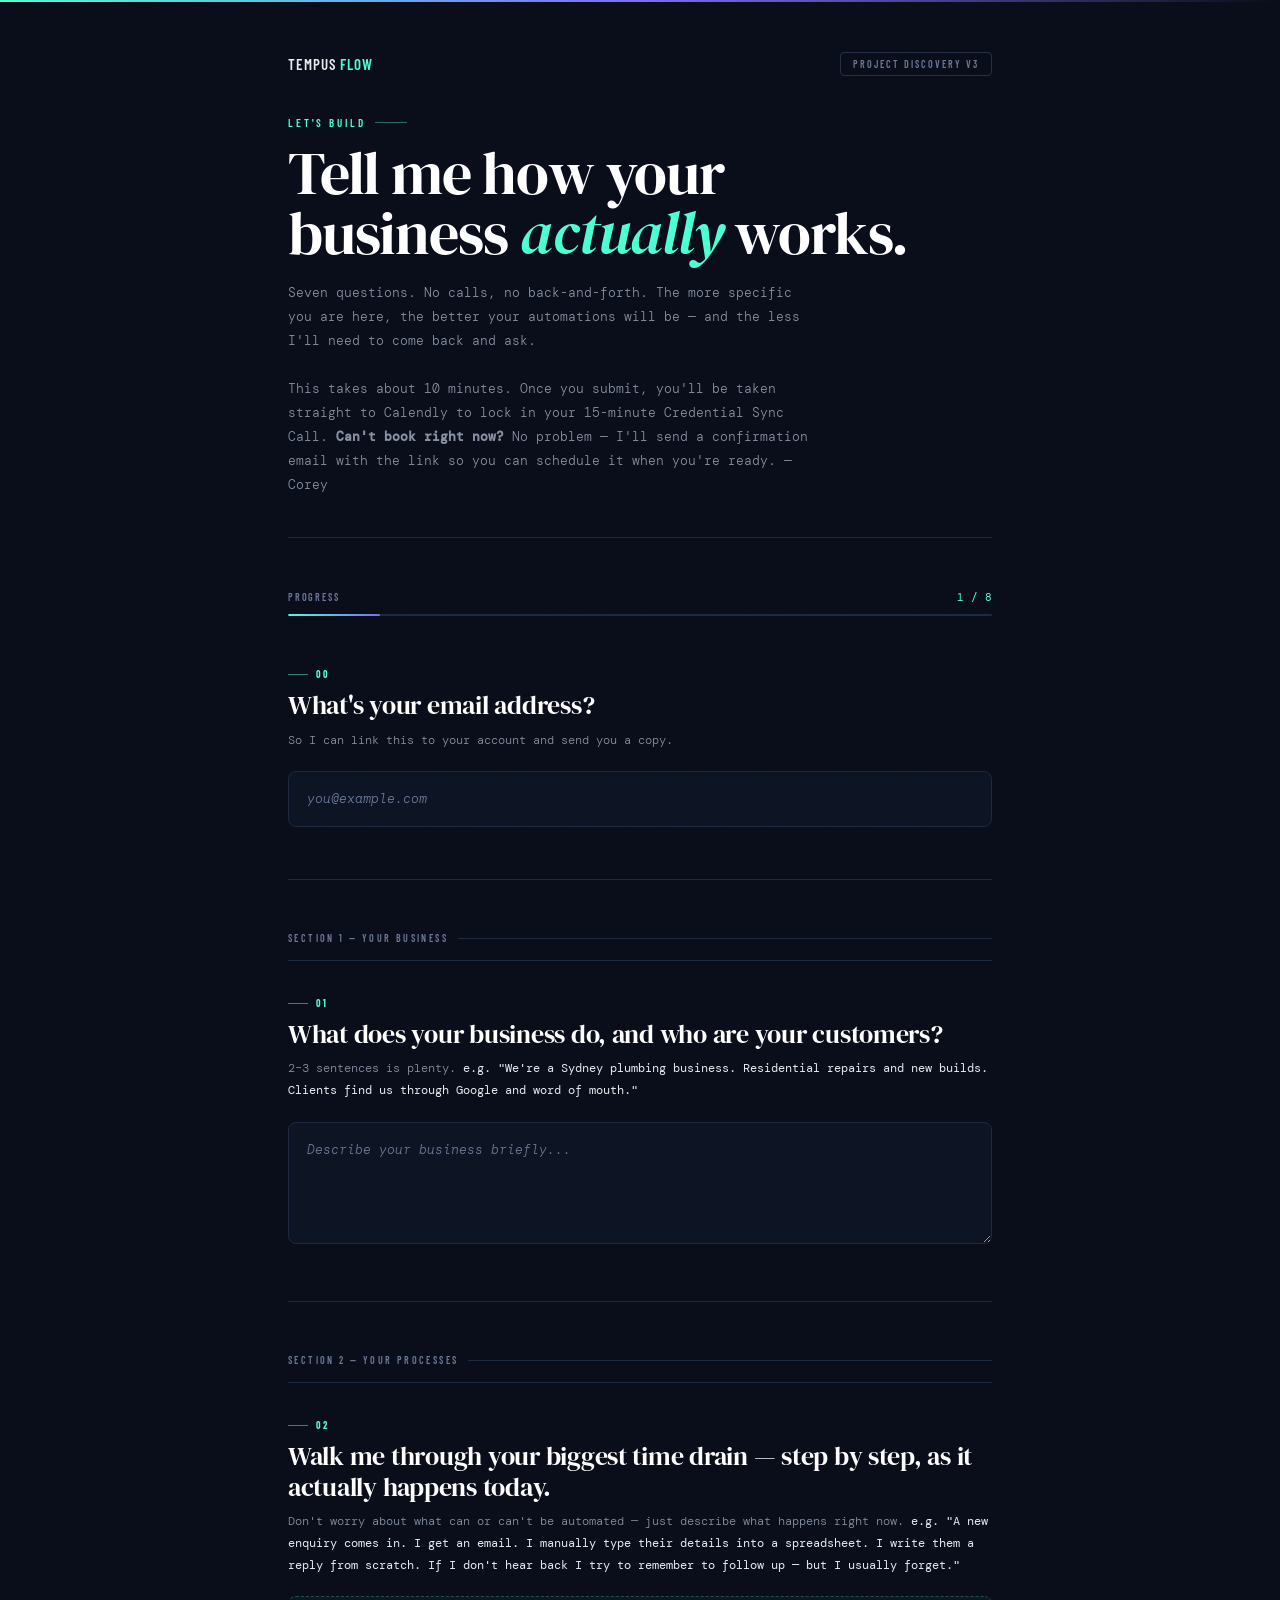
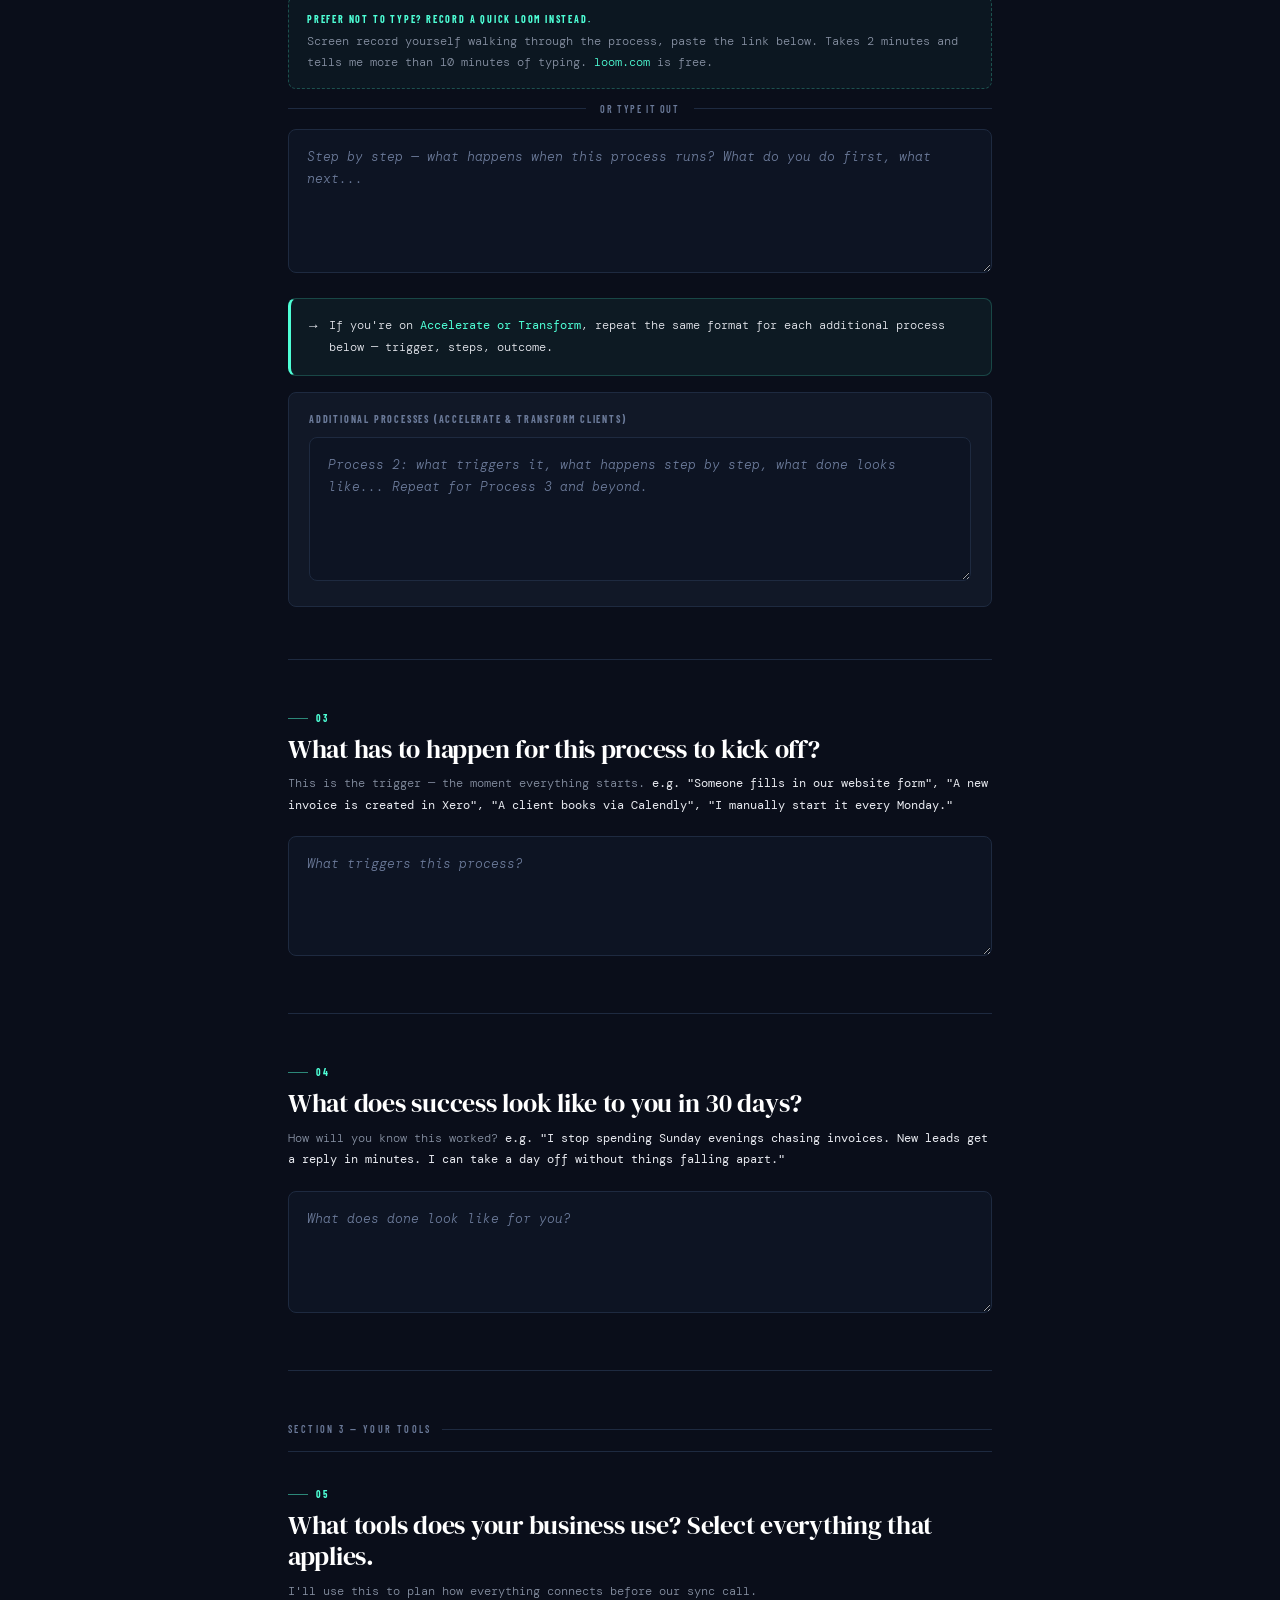
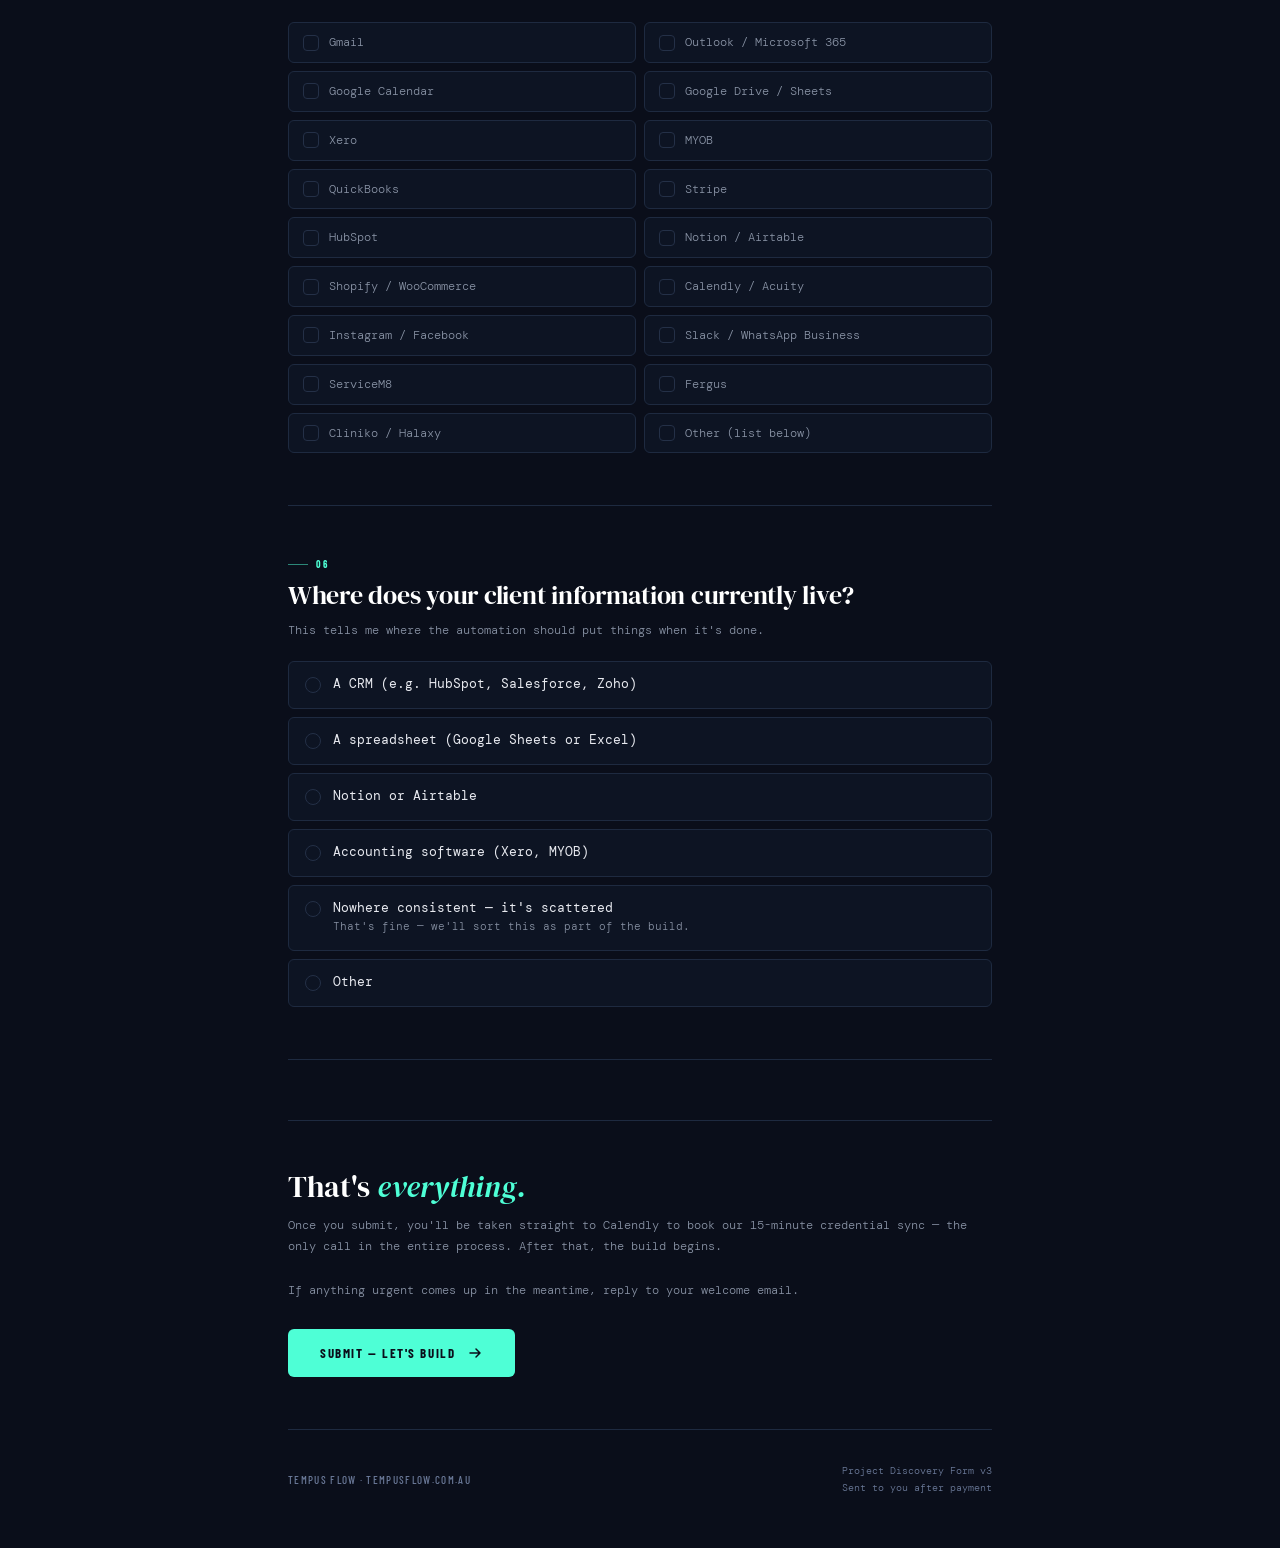
<file: discovery.html>
<!DOCTYPE html>
<html lang="en">
<head>
<meta charset="UTF-8">
<meta name="viewport" content="width=device-width, initial-scale=1.0">
<title>Tempus Flow — Project Discovery Form</title>
<link href="https://fonts.googleapis.com/css2?family=DM+Serif+Display:ital@0;1&family=DM+Mono:wght@300;400;500&family=Barlow+Condensed:wght@400;500;600;700&display=swap" rel="stylesheet">
<style>
  :root {
    --midnight: #0A0E1A;
    --teal: #4EFFD6;
    --violet: #7B6EF6;
    --gold: #C9A84C;
    --cloud: #E8EAF0;
    --muted: #6B7A99;
    --muted2: #8892A4;
    --card: #111827;
    --card2: #0D1423;
    --border: #1E2A40;
    --border2: #243047;
    --f-head: 'DM Serif Display', serif;
    --f-mono: 'DM Mono', monospace;
    --f-ui: 'Barlow Condensed', sans-serif;
  }

  *, *::before, *::after { margin: 0; padding: 0; box-sizing: border-box; }
  html { scroll-behavior: smooth; }

  body {
    background: var(--midnight);
    color: var(--cloud);
    font-family: var(--f-mono);
    font-weight: 300;
    overflow-x: hidden;
    min-height: 100vh;
  }

  body::after {
    content: '';
    position: fixed;
    inset: 0;
    z-index: 9000;
    pointer-events: none;
    opacity: 0.18;
    background-image: url("data:image/svg+xml,%3Csvg xmlns='http://www.w3.org/2000/svg' width='200' height='200'%3E%3Cfilter id='n'%3E%3CfeTurbulence type='fractalNoise' baseFrequency='.85' numOctaves='4' stitchTiles='stitch'/%3E%3C/filter%3E%3Crect width='200' height='200' filter='url(%23n)' opacity='.05'/%3E%3C/svg%3E");
  }

  .top-bar {
    height: 2px;
    background: linear-gradient(90deg, var(--teal), var(--violet), transparent);
    position: fixed;
    top: 0; left: 0; right: 0;
    z-index: 100;
  }

  .wrap {
    max-width: 760px;
    margin: 0 auto;
    padding: 0 28px;
    position: relative;
    z-index: 1;
  }

  /* ── HEADER ── */
  header {
    padding: 52px 0 40px;
    border-bottom: 1px solid var(--border);
    margin-bottom: 52px;
  }

  .logo-row {
    display: flex;
    align-items: center;
    justify-content: space-between;
    margin-bottom: 40px;
  }

  .logo { display: flex; align-items: center; gap: 10px; }

  .logo-name {
    font-family: var(--f-ui);
    font-size: 15px;
    font-weight: 600;
    letter-spacing: .06em;
    text-transform: uppercase;
    color: var(--cloud);
  }

  .logo-name em { color: var(--teal); font-style: normal; }

  .doc-tag {
    font-family: var(--f-ui);
    font-size: 10px;
    font-weight: 600;
    letter-spacing: .2em;
    text-transform: uppercase;
    color: var(--muted);
    padding: 5px 12px;
    border: 1px solid var(--border2);
    border-radius: 4px;
  }

  .hero-label {
    font-family: var(--f-ui);
    font-size: 11px;
    font-weight: 600;
    letter-spacing: .26em;
    text-transform: uppercase;
    color: var(--teal);
    margin-bottom: 14px;
    display: flex;
    align-items: center;
    gap: 10px;
  }

  .hero-label::after {
    content: '';
    width: 32px;
    height: 1px;
    background: var(--teal);
    opacity: .4;
  }

  h1 {
    font-family: var(--f-head);
    font-size: clamp(38px, 6vw, 60px);
    font-weight: 400;
    line-height: 1;
    letter-spacing: -.02em;
    color: #fff;
    margin-bottom: 18px;
  }

  h1 em { color: var(--teal); font-style: italic; }

  .hero-sub {
    font-family: var(--f-mono);
    font-size: 13px;
    font-weight: 300;
    color: var(--muted2);
    line-height: 1.85;
    max-width: 520px;
  }

  /* ── PROGRESS ── */
  .progress-bar {
    width: 100%;
    height: 2px;
    background: var(--border);
    border-radius: 2px;
    margin-bottom: 52px;
    overflow: hidden;
  }

  .progress-fill {
    height: 100%;
    background: linear-gradient(90deg, var(--teal), var(--violet));
    border-radius: 2px;
    width: 0%;
    transition: width .4s ease;
  }

  .progress-label {
    display: flex;
    justify-content: space-between;
    align-items: center;
    margin-bottom: 10px;
  }

  .progress-text {
    font-family: var(--f-ui);
    font-size: 10px;
    font-weight: 600;
    letter-spacing: .18em;
    text-transform: uppercase;
    color: var(--muted);
  }

  .progress-num {
    font-family: var(--f-mono);
    font-size: 11px;
    font-weight: 400;
    color: var(--teal);
  }

  /* ── QUESTIONS ── */
  .question-block {
    margin-bottom: 52px;
    padding-bottom: 52px;
    border-bottom: 1px solid var(--border);
  }

  .question-block:last-of-type { border-bottom: none; }

  .q-num {
    font-family: var(--f-ui);
    font-size: 10px;
    font-weight: 700;
    letter-spacing: .22em;
    text-transform: uppercase;
    color: var(--teal);
    margin-bottom: 10px;
    display: flex;
    align-items: center;
    gap: 8px;
  }

  .q-num::before {
    content: '';
    width: 20px;
    height: 1px;
    background: var(--teal);
    opacity: .5;
  }

  .q-label {
    font-family: var(--f-head);
    font-size: clamp(20px, 3vw, 26px);
    font-weight: 400;
    color: #fff;
    line-height: 1.2;
    margin-bottom: 8px;
    letter-spacing: -.01em;
  }

  .q-helper {
    font-family: var(--f-mono);
    font-size: 12px;
    font-weight: 300;
    color: var(--muted2);
    line-height: 1.8;
    margin-bottom: 20px;
  }

  .q-helper strong { color: var(--cloud); font-weight: 400; }

  /* ── INPUTS ── */
  textarea, input[type="text"], input[type="email"] {
    width: 100%;
    background: var(--card2);
    border: 1px solid var(--border);
    border-radius: 8px;
    color: var(--cloud);
    font-family: var(--f-mono);
    font-size: 13px;
    font-weight: 300;
    padding: 16px 18px;
    outline: none;
    resize: vertical;
    transition: border-color .2s, background .2s;
    line-height: 1.7;
    -webkit-appearance: none;
  }

  textarea:focus, input[type="text"]:focus, input[type="email"]:focus {
    border-color: var(--teal);
    background: rgba(78, 255, 214, .03);
  }

  textarea::placeholder, input::placeholder {
    color: var(--muted);
    font-style: italic;
  }

  textarea { min-height: 120px; }

  input.field-error { border-color: #FF6B6B !important; }

  /* ── CHECKBOXES ── */
  .check-grid {
    display: grid;
    grid-template-columns: 1fr 1fr;
    gap: 8px;
  }

  @media (max-width: 520px) { .check-grid { grid-template-columns: 1fr; } }

  .check-item {
    display: flex;
    align-items: center;
    gap: 10px;
    padding: 11px 14px;
    background: var(--card2);
    border: 1px solid var(--border);
    border-radius: 6px;
    cursor: pointer;
    transition: border-color .15s, background .15s;
    user-select: none;
  }

  .check-item:hover { border-color: var(--border2); background: rgba(255,255,255,.02); }

  .check-item.selected {
    border-color: var(--teal);
    background: rgba(78, 255, 214, .05);
  }

  .check-box {
    width: 16px;
    height: 16px;
    border: 1.5px solid var(--border2);
    border-radius: 4px;
    flex-shrink: 0;
    display: flex;
    align-items: center;
    justify-content: center;
    transition: border-color .15s, background .15s;
  }

  .check-item.selected .check-box { border-color: var(--teal); background: var(--teal); }

  .check-box svg { width: 10px; height: 10px; opacity: 0; transition: opacity .15s; }
  .check-item.selected .check-box svg { opacity: 1; }

  .check-label {
    font-family: var(--f-mono);
    font-size: 12px;
    font-weight: 300;
    color: var(--muted2);
    line-height: 1.4;
  }

  .check-item.selected .check-label { color: var(--cloud); }

  /* ── RADIO ── */
  .radio-stack { display: flex; flex-direction: column; gap: 8px; }

  .radio-item {
    display: flex;
    align-items: flex-start;
    gap: 12px;
    padding: 14px 16px;
    background: var(--card2);
    border: 1px solid var(--border);
    border-radius: 6px;
    cursor: pointer;
    transition: border-color .15s, background .15s;
    user-select: none;
  }

  .radio-item:hover { border-color: var(--border2); background: rgba(255,255,255,.02); }
  .radio-item.selected { border-color: var(--teal); background: rgba(78, 255, 214, .05); }

  .radio-dot {
    width: 16px;
    height: 16px;
    border: 1.5px solid var(--border2);
    border-radius: 50%;
    flex-shrink: 0;
    margin-top: 1px;
    display: flex;
    align-items: center;
    justify-content: center;
    transition: border-color .15s;
  }

  .radio-item.selected .radio-dot { border-color: var(--teal); }

  .radio-dot-inner {
    width: 8px;
    height: 8px;
    border-radius: 50%;
    background: var(--teal);
    opacity: 0;
    transition: opacity .15s;
  }

  .radio-item.selected .radio-dot-inner { opacity: 1; }
  .radio-content { flex: 1; }

  .radio-label {
    font-family: var(--f-mono);
    font-size: 12.5px;
    font-weight: 400;
    color: var(--cloud);
    margin-bottom: 2px;
  }

  .radio-sub {
    font-family: var(--f-mono);
    font-size: 11px;
    font-weight: 300;
    color: var(--muted2);
    line-height: 1.6;
  }

  /* ── MEDIA OPTION ── */
  .media-option {
    margin-top: 16px;
    padding: 16px 18px;
    background: rgba(78, 255, 214, .04);
    border: 1px dashed rgba(78, 255, 214, .25);
    border-radius: 8px;
  }

  .media-option-label {
    font-family: var(--f-ui);
    font-size: 10px;
    font-weight: 700;
    letter-spacing: .18em;
    text-transform: uppercase;
    color: var(--teal);
    margin-bottom: 6px;
  }

  .media-option-text {
    font-family: var(--f-mono);
    font-size: 12px;
    font-weight: 300;
    color: var(--muted2);
    line-height: 1.7;
  }

  .media-option-text a { color: var(--teal); text-decoration: none; }

  .divider-or {
    display: flex;
    align-items: center;
    gap: 14px;
    margin: 14px 0;
    font-family: var(--f-ui);
    font-size: 10px;
    font-weight: 600;
    letter-spacing: .16em;
    text-transform: uppercase;
    color: var(--muted);
  }

  .divider-or::before, .divider-or::after {
    content: '';
    flex: 1;
    height: 1px;
    background: var(--border);
  }

  /* ── CONDITIONAL ── */
  .conditional-block {
    display: none;
    margin-top: 20px;
    padding: 20px;
    background: var(--card);
    border: 1px solid var(--border);
    border-radius: 8px;
  }

  .conditional-block.visible { display: block; }

  .conditional-label {
    font-family: var(--f-ui);
    font-size: 10px;
    font-weight: 700;
    letter-spacing: .18em;
    text-transform: uppercase;
    color: var(--muted);
    margin-bottom: 12px;
  }

  /* ── SUBMIT ── */
  .submit-section {
    margin-top: 60px;
    padding-top: 48px;
    border-top: 1px solid var(--border);
  }

  .submit-intro {
    font-family: var(--f-head);
    font-size: clamp(22px, 3.5vw, 30px);
    font-weight: 400;
    color: #fff;
    line-height: 1.2;
    margin-bottom: 10px;
  }

  .submit-intro em { color: var(--teal); font-style: italic; }

  .submit-sub {
    font-family: var(--f-mono);
    font-size: 12px;
    font-weight: 300;
    color: var(--muted2);
    line-height: 1.8;
    margin-bottom: 28px;
  }

  .btn-submit {
    display: inline-flex;
    align-items: center;
    gap: 12px;
    background: var(--teal);
    color: var(--midnight);
    font-family: var(--f-ui);
    font-size: 13px;
    font-weight: 700;
    letter-spacing: .12em;
    text-transform: uppercase;
    padding: 16px 32px;
    border-radius: 6px;
    border: none;
    cursor: pointer;
    transition: opacity .15s, transform .15s;
  }

  .btn-submit:hover:not(:disabled) { opacity: .9; transform: translateY(-1px); }
  .btn-submit:active:not(:disabled) { transform: translateY(0); }
  .btn-submit:disabled { opacity: .5; cursor: not-allowed; }

  .btn-submit svg { width: 16px; height: 16px; transition: transform .2s; }
  .btn-submit:hover:not(:disabled) svg { transform: translateX(3px); }

  /* ── CALLOUT ── */
  .callout {
    display: flex;
    gap: 12px;
    align-items: flex-start;
    padding: 16px 18px;
    background: rgba(78, 255, 214, .05);
    border: 1px solid rgba(78, 255, 214, .2);
    border-left: 3px solid var(--teal);
    border-radius: 8px;
    margin-top: 16px;
  }

  .callout-icon { font-size: 14px; flex-shrink: 0; margin-top: 1px; }

  .callout-text {
    font-family: var(--f-mono);
    font-size: 12px;
    font-weight: 300;
    color: var(--cloud);
    line-height: 1.8;
  }

  .callout-text strong { color: var(--teal); font-weight: 400; }

  /* ── ERROR ── */
  .error-msg {
    display: none;
    margin-top: 16px;
    padding: 14px 18px;
    background: rgba(255, 107, 107, .06);
    border: 1px solid rgba(255, 107, 107, .3);
    border-radius: 8px;
    font-family: var(--f-mono);
    font-size: 12px;
    font-weight: 300;
    color: #FF6B6B;
    line-height: 1.7;
  }

  /* ── SUCCESS SCREEN ── */
  #success-screen {
    display: none;
    text-align: center;
    padding: 80px 0 120px;
  }

  .success-icon {
    width: 64px;
    height: 64px;
    border-radius: 50%;
    background: rgba(78,255,214,0.08);
    border: 1px solid var(--teal);
    display: inline-flex;
    align-items: center;
    justify-content: center;
    color: var(--teal);
    box-shadow: 0 0 40px -8px rgba(78,255,214,0.4);
    margin-bottom: 28px;
  }

  .success-title {
    font-family: var(--f-head);
    font-size: clamp(28px, 4vw, 42px);
    font-weight: 400;
    color: #fff;
    line-height: 1.1;
    margin-bottom: 16px;
  }

  .success-title em { color: var(--teal); font-style: italic; }

  .success-sub {
    font-family: var(--f-mono);
    font-size: 13px;
    font-weight: 300;
    color: var(--muted2);
    line-height: 1.8;
    max-width: 460px;
    margin: 0 auto 32px;
  }

  .success-redirecting {
    font-family: var(--f-ui);
    font-size: 10px;
    font-weight: 600;
    letter-spacing: .22em;
    text-transform: uppercase;
    color: var(--muted);
  }

  /* ── SECTION DIVIDERS ── */
  .section-head {
    margin-bottom: 36px;
    padding-bottom: 16px;
    border-bottom: 1px solid var(--border);
  }

  .section-tag {
    font-family: var(--f-ui);
    font-size: 10px;
    font-weight: 600;
    letter-spacing: .24em;
    text-transform: uppercase;
    color: var(--muted);
    display: flex;
    align-items: center;
    gap: 10px;
  }

  .section-tag::after {
    content: '';
    flex: 1;
    height: 1px;
    background: var(--border);
  }

  /* ── FOOTER ── */
  footer {
    border-top: 1px solid var(--border);
    padding: 32px 0 52px;
    margin-top: 52px;
    display: flex;
    align-items: center;
    justify-content: space-between;
    flex-wrap: wrap;
    gap: 12px;
  }

  .ft-left {
    font-family: var(--f-ui);
    font-size: 11px;
    font-weight: 500;
    letter-spacing: .12em;
    text-transform: uppercase;
    color: var(--muted);
  }

  .ft-right {
    font-family: var(--f-mono);
    font-size: 10px;
    font-weight: 300;
    color: var(--muted);
    text-align: right;
    line-height: 1.7;
  }

  /* ── Payment confirmation banner ── */
  #payment-banner {
    display: none;
    background: linear-gradient(135deg, #0d1f18 0%, #0a1a13 100%);
    border-bottom: 1px solid rgba(78,255,214,0.25);
    padding: 14px 0;
    position: sticky;
    top: 0;
    z-index: 50;
  }
  #payment-banner .wrap {
    display: flex;
    align-items: center;
    gap: 12px;
  }
  .banner-icon {
    width: 22px;
    height: 22px;
    background: rgba(78,255,214,0.12);
    border: 1px solid rgba(78,255,214,0.4);
    border-radius: 50%;
    display: flex;
    align-items: center;
    justify-content: center;
    flex-shrink: 0;
    color: var(--teal);
  }
  .banner-text {
    font-family: var(--f-ui);
    font-size: 12px;
    font-weight: 500;
    letter-spacing: .06em;
    color: var(--teal);
  }
  .banner-text span {
    color: var(--muted2);
    font-weight: 400;
    letter-spacing: .02em;
    margin-left: 6px;
  }
</style>
</head>
<body>

<script>
  // ── Config ──────────────────────────────────────────────
  var DISCOVERY_WEBHOOK = 'https://hook.eu1.make.com/rgixn27tl7wlycj8jnabgulsy29ik3ag';
  var CALENDLY_URL = 'https://calendly.com/corey-tempusflow/30min'; // Replace with your Calendly booking link
</script>

<div class="top-bar"></div>

<!-- Payment confirmation banner — shown when ?paid=true is in the URL -->
<div id="payment-banner">
  <div class="wrap">
    <div class="banner-icon">
      <svg width="12" height="12" viewBox="0 0 24 24" fill="none"><path d="M5 13l4 4L19 7" stroke="currentColor" stroke-width="2.5" stroke-linecap="round" stroke-linejoin="round"/></svg>
    </div>
    <div class="banner-text">
      PAYMENT CONFIRMED
      <span>Your payment was successful — complete the form below to get started.</span>
    </div>
  </div>
</div>

<script>
  if (new URLSearchParams(window.location.search).get('paid') === 'true') {
    document.getElementById('payment-banner').style.display = 'block';
  }
</script>

<div class="wrap">

  <header>
    <div class="logo-row">
      <div class="logo">
        <div class="logo-name">Tempus <em>Flow</em></div>
      </div>
      <div class="doc-tag">Project Discovery v3</div>
    </div>

    <div class="hero-label">Let's build</div>
    <h1>Tell me how your<br>business <em>actually</em> works.</h1>
    <p class="hero-sub">Seven questions. No calls, no back-and-forth. The more specific you are here, the better your automations will be — and the less I'll need to come back and ask.<br><br>This takes about 10 minutes. Once you submit, you'll be taken straight to Calendly to lock in your 15-minute Credential Sync Call. <strong>Can't book right now?</strong> No problem — I'll send a confirmation email with the link so you can schedule it when you're ready. — Corey</p>
  </header>

  <!-- SUCCESS SCREEN -->
  <div id="success-screen">
    <div class="success-icon">
      <svg width="28" height="28" viewBox="0 0 24 24" fill="none"><path d="M5 13l4 4L19 7" stroke="currentColor" stroke-width="2" stroke-linecap="round" stroke-linejoin="round"/></svg>
    </div>
    <div class="success-title">You're all set,<br><em>let's build.</em></div>
    <p class="success-sub">I'll review your answers and have everything mapped before our sync call. Taking you to Calendly now to lock in your 15-minute slot.</p>
    <div class="success-redirecting">Redirecting to Calendly…</div>
  </div>

  <!-- FORM BODY -->
  <div id="form-body">

    <!-- PROGRESS -->
    <div class="progress-label">
      <span class="progress-text">Progress</span>
      <span class="progress-num" id="progress-num">0 / 8</span>
    </div>
    <div class="progress-bar">
      <div class="progress-fill" id="progress-fill"></div>
    </div>

    <!-- EMAIL -->
    <div class="question-block">
      <div class="q-num">00</div>
      <div class="q-label">What's your email address?</div>
      <p class="q-helper">So I can link this to your account and send you a copy.</p>
      <input type="email" id="email" placeholder="you@example.com" oninput="updateProgress()"/>
    </div>

    <!-- SECTION 1 -->
    <div class="section-head">
      <div class="section-tag">Section 1 — Your Business</div>
    </div>

    <!-- Q1 -->
    <div class="question-block" data-q="1">
      <div class="q-num">01</div>
      <div class="q-label">What does your business do, and who are your customers?</div>
      <p class="q-helper">2–3 sentences is plenty. <strong>e.g. "We're a Sydney plumbing business. Residential repairs and new builds. Clients find us through Google and word of mouth."</strong></p>
      <textarea id="q1" placeholder="Describe your business briefly..." rows="4" oninput="updateProgress()"></textarea>
    </div>

    <!-- SECTION 2 -->
    <div class="section-head">
      <div class="section-tag">Section 2 — Your Processes</div>
    </div>

    <!-- Q2 -->
    <div class="question-block" data-q="2">
      <div class="q-num">02</div>
      <div class="q-label">Walk me through your biggest time drain — step by step, as it actually happens today.</div>
      <p class="q-helper">Don't worry about what can or can't be automated — just describe what happens right now. <strong>e.g. "A new enquiry comes in. I get an email. I manually type their details into a spreadsheet. I write them a reply from scratch. If I don't hear back I try to remember to follow up — but I usually forget."</strong></p>

      <div class="media-option">
        <div class="media-option-label">Prefer not to type? Record a quick Loom instead.</div>
        <p class="media-option-text">Screen record yourself walking through the process, paste the link below. Takes 2 minutes and tells me more than 10 minutes of typing. <a href="https://loom.com" target="_blank">loom.com</a> is free.</p>
      </div>
      <div class="divider-or">or type it out</div>

      <textarea id="q2" placeholder="Step by step — what happens when this process runs? What do you do first, what next..." rows="5" oninput="updateProgress()"></textarea>

      <div class="callout" style="margin-top:20px;">
        <div class="callout-icon">→</div>
        <div class="callout-text">If you're on <strong>Accelerate or Transform</strong>, repeat the same format for each additional process below — trigger, steps, outcome.</div>
      </div>
      <div class="conditional-block" id="extra-processes" style="display:block; margin-top:16px;">
        <div class="conditional-label">Additional Processes (Accelerate &amp; Transform clients)</div>
        <textarea id="q2b" placeholder="Process 2: what triggers it, what happens step by step, what done looks like... Repeat for Process 3 and beyond." rows="5"></textarea>
      </div>
    </div>

    <!-- Q3 -->
    <div class="question-block" data-q="3">
      <div class="q-num">03</div>
      <div class="q-label">What has to happen for this process to kick off?</div>
      <p class="q-helper">This is the trigger — the moment everything starts. <strong>e.g. "Someone fills in our website form", "A new invoice is created in Xero", "A client books via Calendly", "I manually start it every Monday."</strong></p>
      <textarea id="q3" placeholder="What triggers this process?" rows="3" oninput="updateProgress()"></textarea>
    </div>

    <!-- Q4 -->
    <div class="question-block" data-q="4">
      <div class="q-num">04</div>
      <div class="q-label">What does success look like to you in 30 days?</div>
      <p class="q-helper">How will you know this worked? <strong>e.g. "I stop spending Sunday evenings chasing invoices. New leads get a reply in minutes. I can take a day off without things falling apart."</strong></p>
      <textarea id="q4" placeholder="What does done look like for you?" rows="4" oninput="updateProgress()"></textarea>
    </div>

    <!-- SECTION 3 -->
    <div class="section-head">
      <div class="section-tag">Section 3 — Your Tools</div>
    </div>

    <!-- Q5 -->
    <div class="question-block" data-q="5">
      <div class="q-num">05</div>
      <div class="q-label">What tools does your business use? Select everything that applies.</div>
      <p class="q-helper">I'll use this to plan how everything connects before our sync call.</p>

      <div class="check-grid" id="tools-grid">
        <div class="check-item" onclick="toggleCheck(this)">
          <div class="check-box"><svg viewBox="0 0 10 8" fill="none"><path d="M1 4l3 3 5-6" stroke="#0A0E1A" stroke-width="1.5" stroke-linecap="round" stroke-linejoin="round"/></svg></div>
          <span class="check-label">Gmail</span>
        </div>
        <div class="check-item" onclick="toggleCheck(this)">
          <div class="check-box"><svg viewBox="0 0 10 8" fill="none"><path d="M1 4l3 3 5-6" stroke="#0A0E1A" stroke-width="1.5" stroke-linecap="round" stroke-linejoin="round"/></svg></div>
          <span class="check-label">Outlook / Microsoft 365</span>
        </div>
        <div class="check-item" onclick="toggleCheck(this)">
          <div class="check-box"><svg viewBox="0 0 10 8" fill="none"><path d="M1 4l3 3 5-6" stroke="#0A0E1A" stroke-width="1.5" stroke-linecap="round" stroke-linejoin="round"/></svg></div>
          <span class="check-label">Google Calendar</span>
        </div>
        <div class="check-item" onclick="toggleCheck(this)">
          <div class="check-box"><svg viewBox="0 0 10 8" fill="none"><path d="M1 4l3 3 5-6" stroke="#0A0E1A" stroke-width="1.5" stroke-linecap="round" stroke-linejoin="round"/></svg></div>
          <span class="check-label">Google Drive / Sheets</span>
        </div>
        <div class="check-item" onclick="toggleCheck(this)">
          <div class="check-box"><svg viewBox="0 0 10 8" fill="none"><path d="M1 4l3 3 5-6" stroke="#0A0E1A" stroke-width="1.5" stroke-linecap="round" stroke-linejoin="round"/></svg></div>
          <span class="check-label">Xero</span>
        </div>
        <div class="check-item" onclick="toggleCheck(this)">
          <div class="check-box"><svg viewBox="0 0 10 8" fill="none"><path d="M1 4l3 3 5-6" stroke="#0A0E1A" stroke-width="1.5" stroke-linecap="round" stroke-linejoin="round"/></svg></div>
          <span class="check-label">MYOB</span>
        </div>
        <div class="check-item" onclick="toggleCheck(this)">
          <div class="check-box"><svg viewBox="0 0 10 8" fill="none"><path d="M1 4l3 3 5-6" stroke="#0A0E1A" stroke-width="1.5" stroke-linecap="round" stroke-linejoin="round"/></svg></div>
          <span class="check-label">QuickBooks</span>
        </div>
        <div class="check-item" onclick="toggleCheck(this)">
          <div class="check-box"><svg viewBox="0 0 10 8" fill="none"><path d="M1 4l3 3 5-6" stroke="#0A0E1A" stroke-width="1.5" stroke-linecap="round" stroke-linejoin="round"/></svg></div>
          <span class="check-label">Stripe</span>
        </div>
        <div class="check-item" onclick="toggleCheck(this)">
          <div class="check-box"><svg viewBox="0 0 10 8" fill="none"><path d="M1 4l3 3 5-6" stroke="#0A0E1A" stroke-width="1.5" stroke-linecap="round" stroke-linejoin="round"/></svg></div>
          <span class="check-label">HubSpot</span>
        </div>
        <div class="check-item" onclick="toggleCheck(this)">
          <div class="check-box"><svg viewBox="0 0 10 8" fill="none"><path d="M1 4l3 3 5-6" stroke="#0A0E1A" stroke-width="1.5" stroke-linecap="round" stroke-linejoin="round"/></svg></div>
          <span class="check-label">Notion / Airtable</span>
        </div>
        <div class="check-item" onclick="toggleCheck(this)">
          <div class="check-box"><svg viewBox="0 0 10 8" fill="none"><path d="M1 4l3 3 5-6" stroke="#0A0E1A" stroke-width="1.5" stroke-linecap="round" stroke-linejoin="round"/></svg></div>
          <span class="check-label">Shopify / WooCommerce</span>
        </div>
        <div class="check-item" onclick="toggleCheck(this)">
          <div class="check-box"><svg viewBox="0 0 10 8" fill="none"><path d="M1 4l3 3 5-6" stroke="#0A0E1A" stroke-width="1.5" stroke-linecap="round" stroke-linejoin="round"/></svg></div>
          <span class="check-label">Calendly / Acuity</span>
        </div>
        <div class="check-item" onclick="toggleCheck(this)">
          <div class="check-box"><svg viewBox="0 0 10 8" fill="none"><path d="M1 4l3 3 5-6" stroke="#0A0E1A" stroke-width="1.5" stroke-linecap="round" stroke-linejoin="round"/></svg></div>
          <span class="check-label">Instagram / Facebook</span>
        </div>
        <div class="check-item" onclick="toggleCheck(this)">
          <div class="check-box"><svg viewBox="0 0 10 8" fill="none"><path d="M1 4l3 3 5-6" stroke="#0A0E1A" stroke-width="1.5" stroke-linecap="round" stroke-linejoin="round"/></svg></div>
          <span class="check-label">Slack / WhatsApp Business</span>
        </div>
        <div class="check-item" onclick="toggleCheck(this)">
          <div class="check-box"><svg viewBox="0 0 10 8" fill="none"><path d="M1 4l3 3 5-6" stroke="#0A0E1A" stroke-width="1.5" stroke-linecap="round" stroke-linejoin="round"/></svg></div>
          <span class="check-label">ServiceM8</span>
        </div>
        <div class="check-item" onclick="toggleCheck(this)">
          <div class="check-box"><svg viewBox="0 0 10 8" fill="none"><path d="M1 4l3 3 5-6" stroke="#0A0E1A" stroke-width="1.5" stroke-linecap="round" stroke-linejoin="round"/></svg></div>
          <span class="check-label">Fergus</span>
        </div>
        <div class="check-item" onclick="toggleCheck(this)">
          <div class="check-box"><svg viewBox="0 0 10 8" fill="none"><path d="M1 4l3 3 5-6" stroke="#0A0E1A" stroke-width="1.5" stroke-linecap="round" stroke-linejoin="round"/></svg></div>
          <span class="check-label">Cliniko / Halaxy</span>
        </div>
        <div class="check-item" onclick="toggleCheck(this)" id="other-check">
          <div class="check-box"><svg viewBox="0 0 10 8" fill="none"><path d="M1 4l3 3 5-6" stroke="#0A0E1A" stroke-width="1.5" stroke-linecap="round" stroke-linejoin="round"/></svg></div>
          <span class="check-label">Other (list below)</span>
        </div>
      </div>

      <div class="conditional-block" id="other-tools-block">
        <div class="conditional-label">Other tools</div>
        <input type="text" id="q6" placeholder="e.g. REI Cloud, Deputy, Lightspeed, Square...">
      </div>
    </div>

    <!-- Q7 -->
    <div class="question-block" data-q="7">
      <div class="q-num">06</div>
      <div class="q-label">Where does your client information currently live?</div>
      <p class="q-helper">This tells me where the automation should put things when it's done.</p>

      <div class="radio-stack" id="data-location">
        <div class="radio-item" onclick="selectRadio(this, 'data-location')">
          <div class="radio-dot"><div class="radio-dot-inner"></div></div>
          <div class="radio-content">
            <div class="radio-label">A CRM (e.g. HubSpot, Salesforce, Zoho)</div>
          </div>
        </div>
        <div class="radio-item" onclick="selectRadio(this, 'data-location')">
          <div class="radio-dot"><div class="radio-dot-inner"></div></div>
          <div class="radio-content">
            <div class="radio-label">A spreadsheet (Google Sheets or Excel)</div>
          </div>
        </div>
        <div class="radio-item" onclick="selectRadio(this, 'data-location')">
          <div class="radio-dot"><div class="radio-dot-inner"></div></div>
          <div class="radio-content">
            <div class="radio-label">Notion or Airtable</div>
          </div>
        </div>
        <div class="radio-item" onclick="selectRadio(this, 'data-location')">
          <div class="radio-dot"><div class="radio-dot-inner"></div></div>
          <div class="radio-content">
            <div class="radio-label">Accounting software (Xero, MYOB)</div>
          </div>
        </div>
        <div class="radio-item" onclick="selectRadio(this, 'data-location')">
          <div class="radio-dot"><div class="radio-dot-inner"></div></div>
          <div class="radio-content">
            <div class="radio-label">Nowhere consistent — it's scattered</div>
            <div class="radio-sub">That's fine — we'll sort this as part of the build.</div>
          </div>
        </div>
        <div class="radio-item" onclick="selectRadio(this, 'data-location')">
          <div class="radio-dot"><div class="radio-dot-inner"></div></div>
          <div class="radio-content">
            <div class="radio-label">Other</div>
          </div>
        </div>
      </div>
    </div>

    <!-- SUBMIT -->
    <div class="submit-section">
      <div class="submit-intro">That's <em>everything.</em></div>
      <p class="submit-sub">Once you submit, you'll be taken straight to Calendly to book our 15-minute credential sync — the only call in the entire process. After that, the build begins.<br><br>If anything urgent comes up in the meantime, reply to your welcome email.</p>
      <button class="btn-submit" id="submit-btn" onclick="handleSubmit()">
        Submit — let's build
        <svg viewBox="0 0 16 16" fill="none"><path d="M3 8h10M9 4l4 4-4 4" stroke="currentColor" stroke-width="1.5" stroke-linecap="round" stroke-linejoin="round"/></svg>
      </button>
      <div class="error-msg" id="submit-error"></div>
    </div>

  </div><!-- /form-body -->

  <footer>
    <div class="ft-left">Tempus Flow · tempusflow.com.au</div>
    <div class="ft-right">Project Discovery Form v3<br>Sent to you after payment</div>
  </footer>

</div>

<script>
  // ── PROGRESS ──────────────────────────────────────────
  function updateProgress() {
    const filled = [
      document.getElementById('email')?.value?.trim(),
      document.getElementById('q1')?.value?.trim(),
      document.getElementById('q2')?.value?.trim(),
      document.getElementById('q3')?.value?.trim(),
      document.getElementById('q4')?.value?.trim(),
      document.querySelectorAll('.check-item.selected').length > 0 ? 'x' : '',
      document.getElementById('q6')?.value?.trim() || 'skip',
      document.querySelector('#data-location .radio-item.selected') ? 'x' : '',
    ].filter(Boolean).length;

    const total = 8;
    const pct = Math.round((filled / total) * 100);
    document.getElementById('progress-fill').style.width = pct + '%';
    document.getElementById('progress-num').textContent = filled + ' / ' + total;
  }

  // ── CHECKBOXES ──────────────────────────────────────
  function toggleCheck(el) {
    el.classList.toggle('selected');
    const otherSelected = document.getElementById('other-check').classList.contains('selected');
    document.getElementById('other-tools-block').classList.toggle('visible', otherSelected);
    updateProgress();
  }

  // ── RADIO ────────────────────────────────────────────
  function selectRadio(el, groupId) {
    document.querySelectorAll('#' + groupId + ' .radio-item').forEach(r => r.classList.remove('selected'));
    el.classList.add('selected');
    updateProgress();
  }

  // ── SUBMIT ───────────────────────────────────────────
  async function handleSubmit() {
    const email       = document.getElementById('email')?.value?.trim();
    const q1          = document.getElementById('q1')?.value?.trim();
    const q2          = document.getElementById('q2')?.value?.trim();
    const q2b         = document.getElementById('q2b')?.value?.trim();
    const q3          = document.getElementById('q3')?.value?.trim();
    const q4          = document.getElementById('q4')?.value?.trim();
    const tools       = Array.from(document.querySelectorAll('#tools-grid .check-item.selected .check-label')).map(el => el.textContent.trim());
    const otherTools  = document.getElementById('q6')?.value?.trim();
    const dataLocation = document.querySelector('#data-location .radio-item.selected .radio-label')?.textContent?.trim();

    // Validate required fields
    const missing = [];
    if (!email)        missing.push('email');
    if (!q1)           missing.push('q1');
    if (!q2)           missing.push('q2');
    if (!q3)           missing.push('q3');
    if (!q4)           missing.push('q4');
    if (!tools.length) missing.push('tools-grid');
    if (!dataLocation) missing.push('data-location');

    if (missing.length) {
      const errEl = document.getElementById('submit-error');
      errEl.textContent = 'Please fill in all required fields before submitting.';
      errEl.style.display = 'block';
      const first = document.getElementById(missing[0]);
      if (first) first.scrollIntoView({ behavior: 'smooth', block: 'center' });
      return;
    }

    document.getElementById('submit-error').style.display = 'none';

    const btn = document.getElementById('submit-btn');
    btn.disabled = true;
    btn.innerHTML = 'Sending…';

    try {
      await fetch(DISCOVERY_WEBHOOK, {
        method: 'POST',
        headers: { 'Content-Type': 'application/json' },
        body: JSON.stringify({
          source:             'discovery-form',
          email,
          businessDescription: q1,
          mainProcess:         q2,
          additionalProcesses: q2b || '',
          trigger:             q3,
          successDefinition:   q4,
          tools:               tools.join(', '),
          otherTools:          otherTools || '',
          dataLocation,
          submittedAt:         new Date().toISOString(),
        }),
      });
    } catch (_) { /* fail silently — don't block the redirect */ }

    // Show success + redirect
    document.getElementById('form-body').style.display = 'none';
    document.getElementById('success-screen').style.display = 'block';
    window.scrollTo({ top: 0, behavior: 'smooth' });

    setTimeout(function() {
      window.location.href = CALENDLY_URL;
    }, 3000);
  }

  // Init
  updateProgress();
</script>
</body>
</html>
</file>
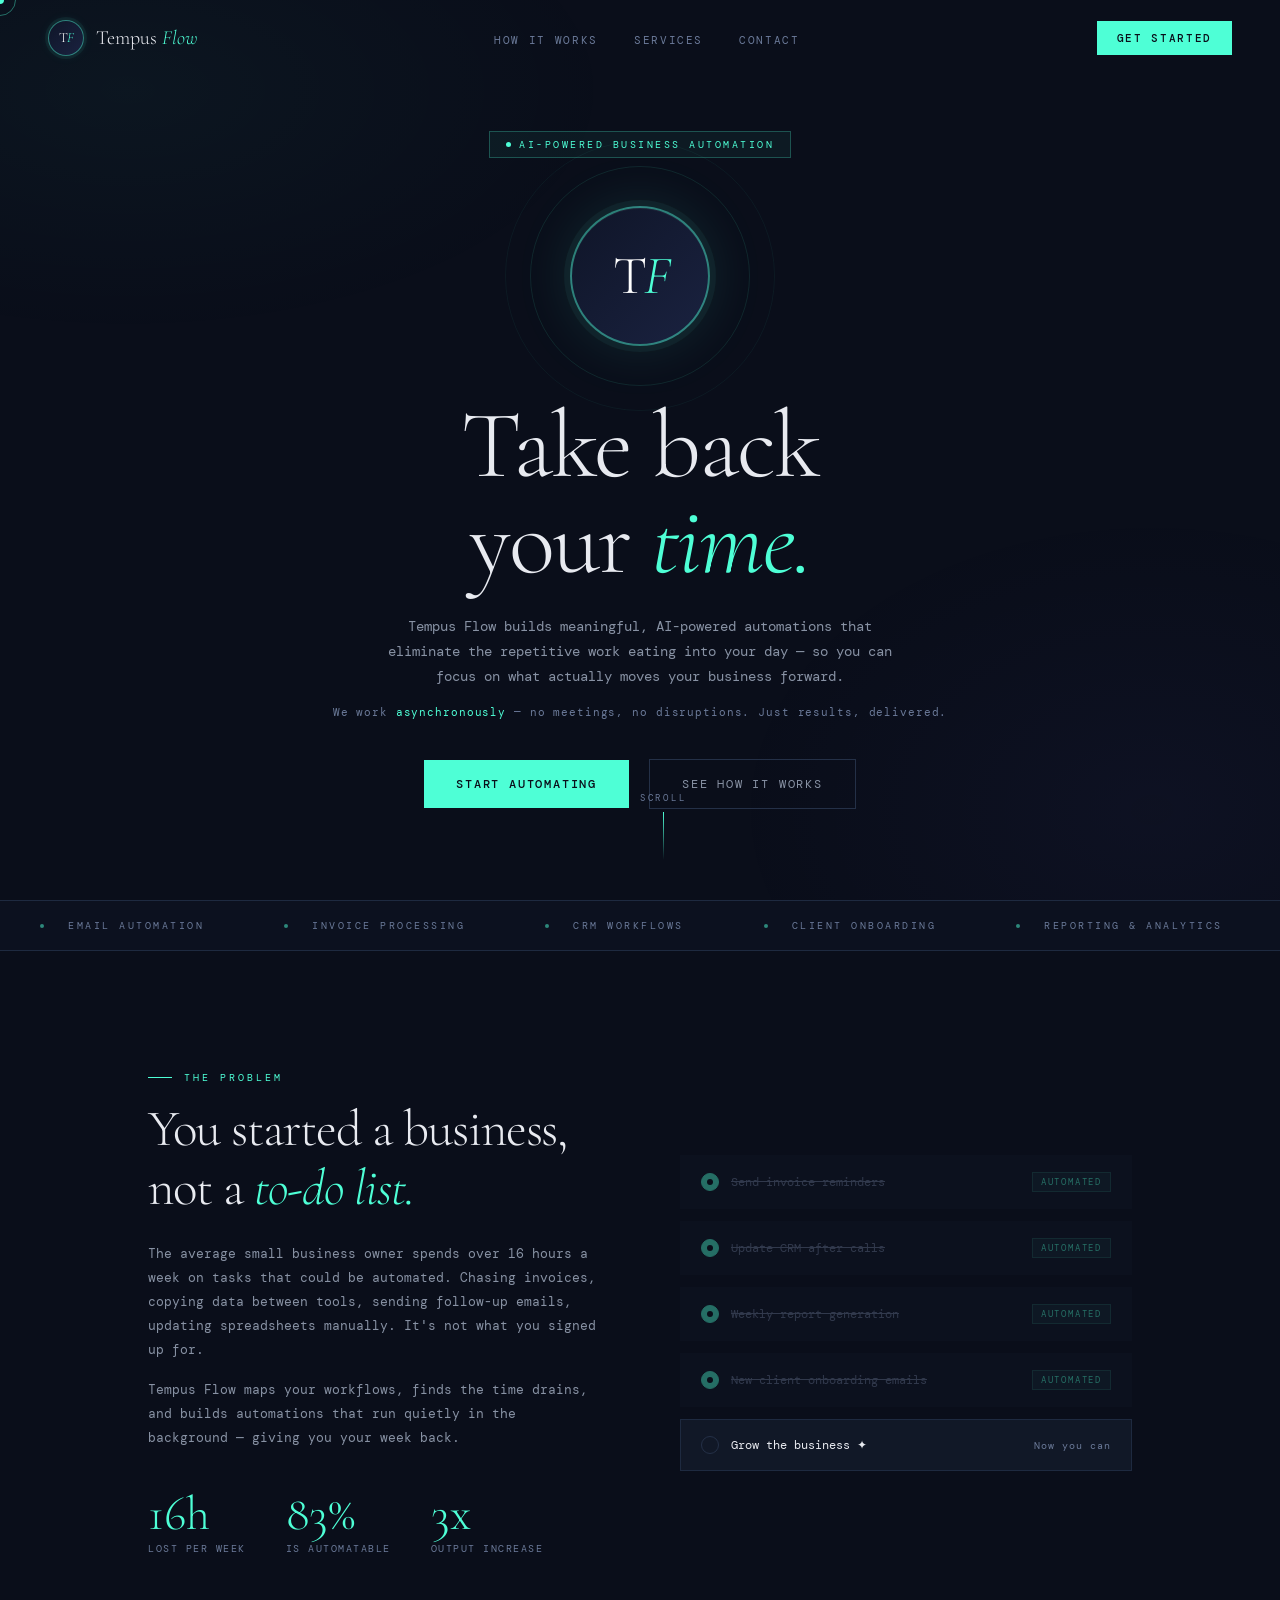
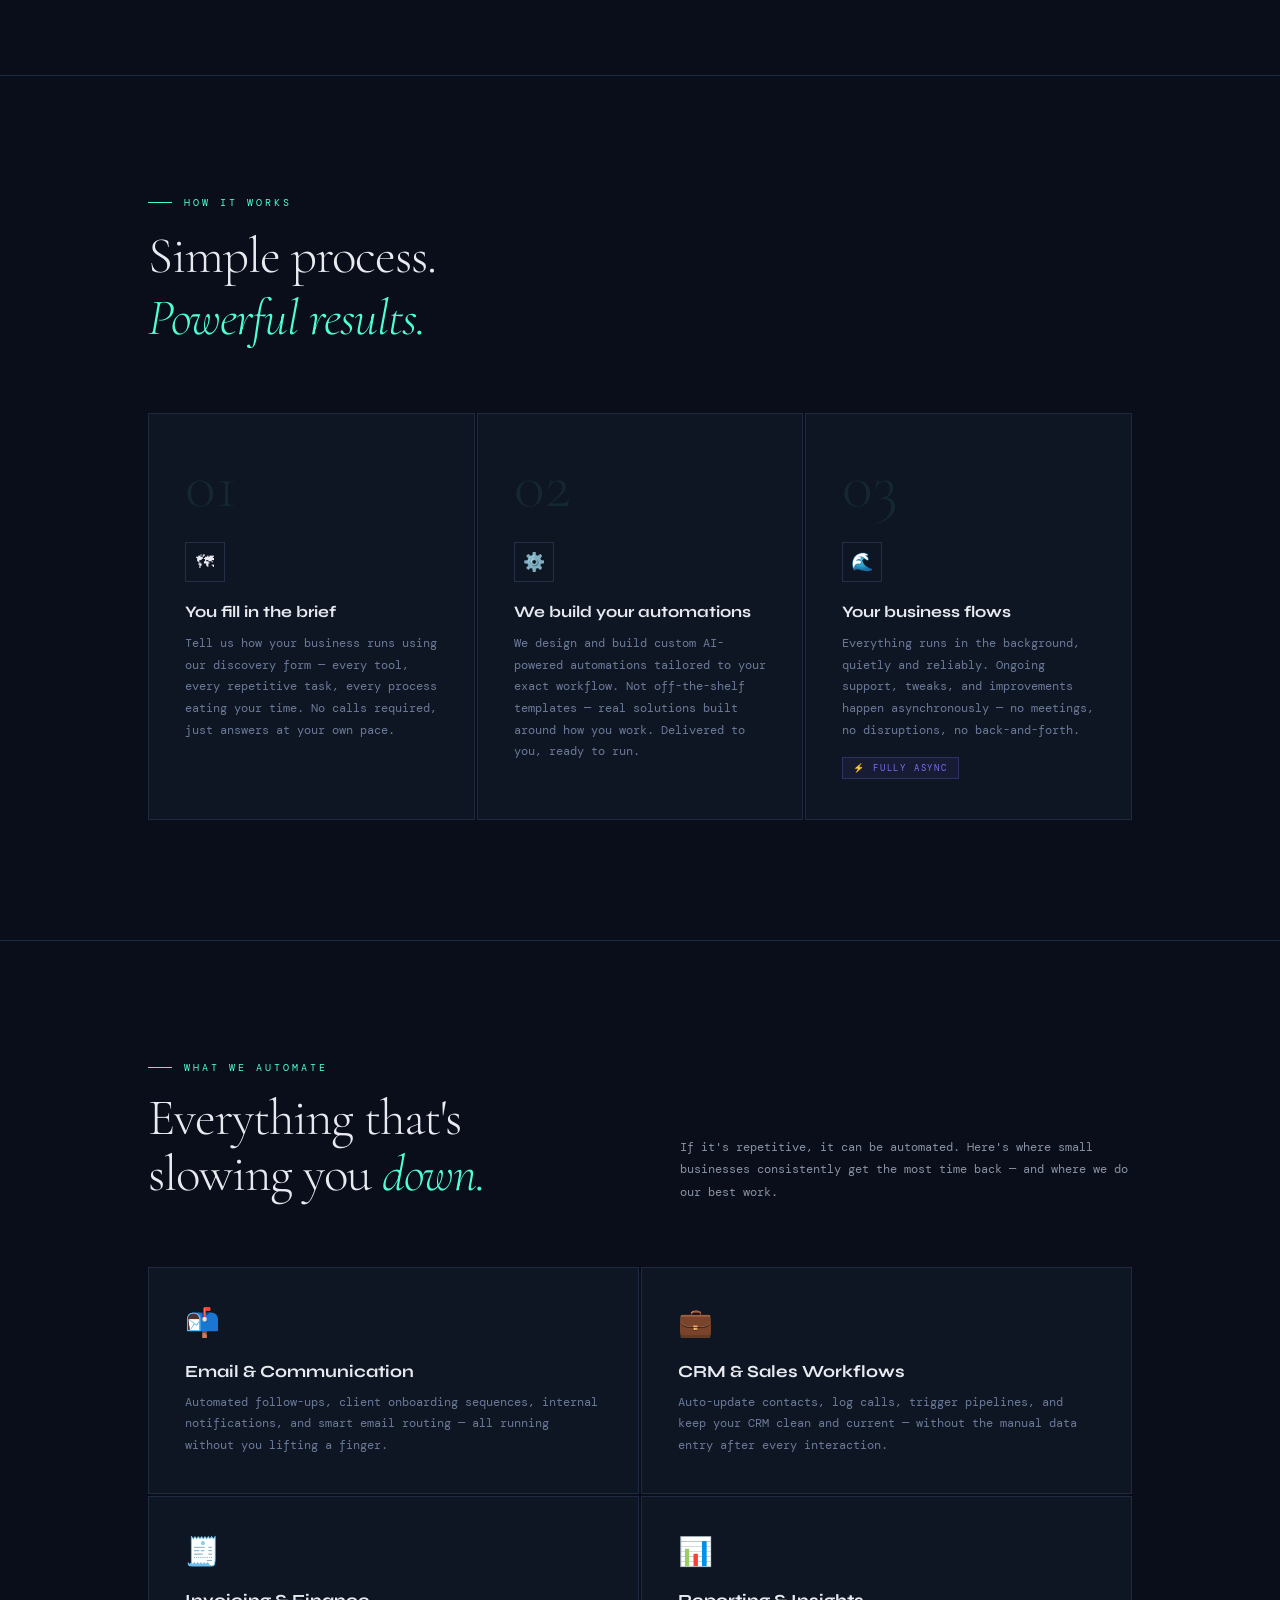
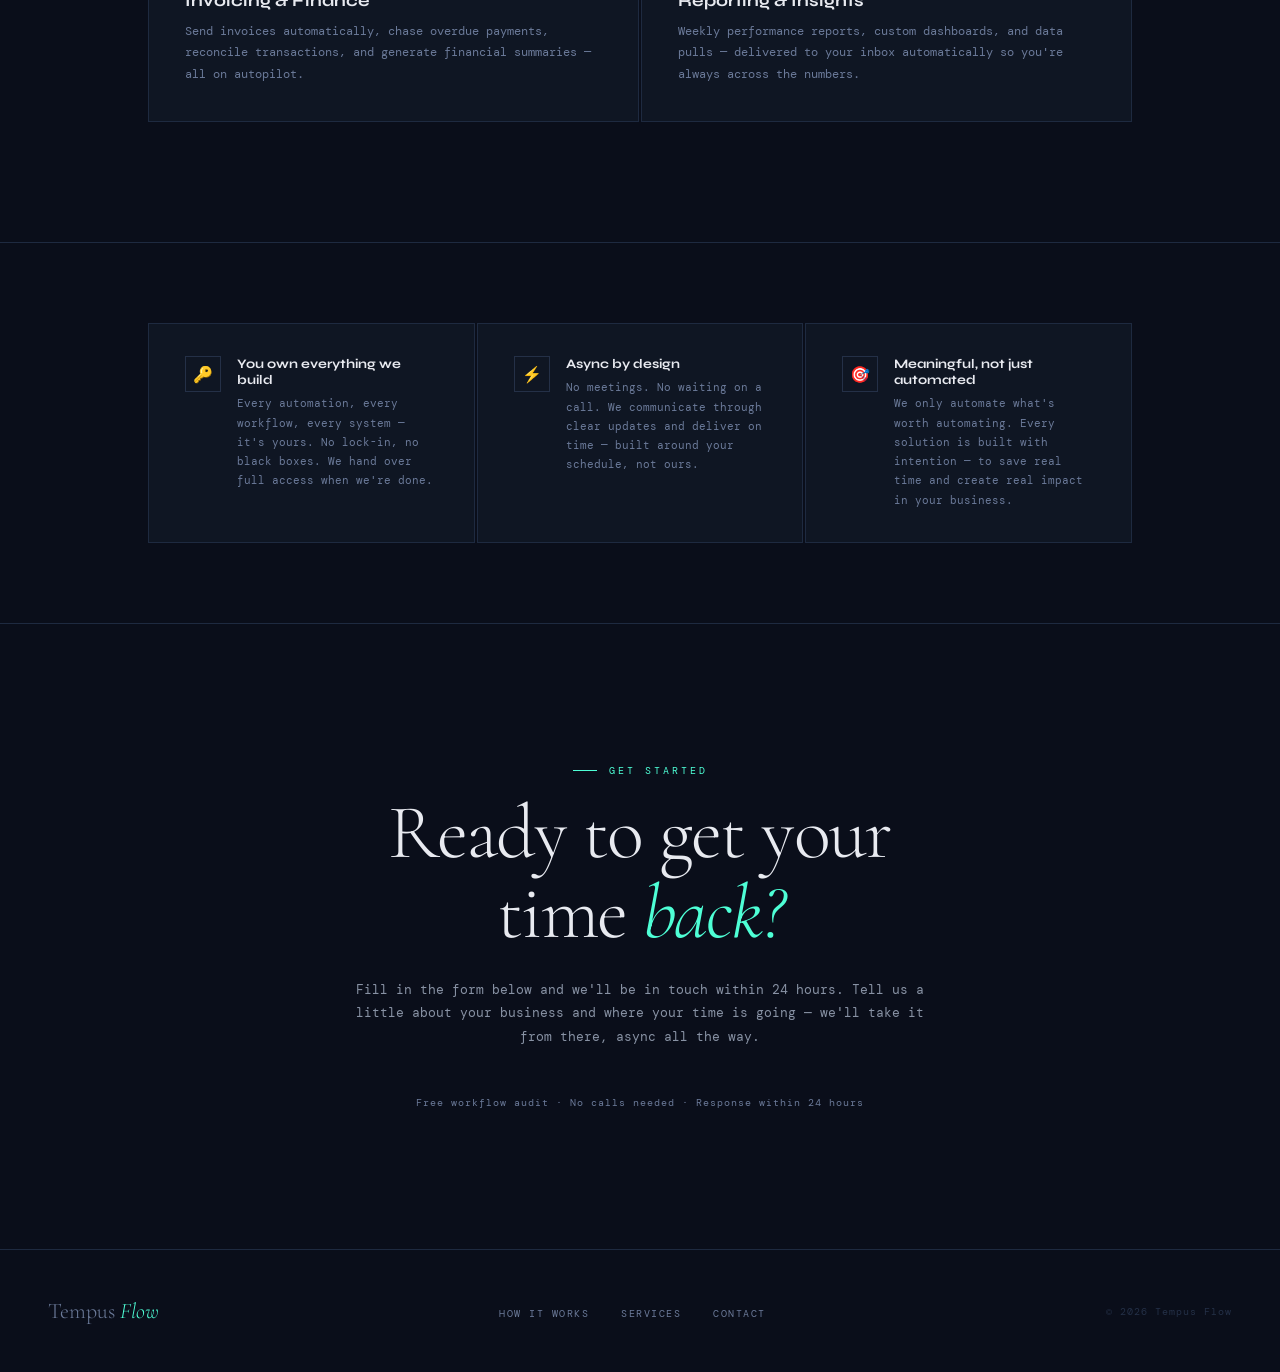
<file: index.html.html>
<!DOCTYPE html>
<html lang="en">
<head>
<meta charset="UTF-8">
<meta name="viewport" content="width=device-width, initial-scale=1.0">
<title>Tempus Flow — Take Back Your Time</title>
<link href="https://fonts.googleapis.com/css2?family=Cormorant+Garamond:ital,wght@0,300;0,400;0,600;1,300;1,400&family=DM+Mono:wght@300;400;500&family=Syne:wght@400;600;700;800&display=swap" rel="stylesheet">
<style>
  :root {
    --midnight: #0a0e1a;
    --deep: #0d1220;
    --card: #111827;
    --card2: #0f1623;
    --border: #1e2a40;
    --border2: #243047;
    --accent: #4EFFD6;
    --accent2: #7B6EF6;
    --text: #e8eaf0;
    --muted: #6b7a99;
    --muted2: #8892a4;
    --white: #ffffff;
  }

  *, *::before, *::after { margin: 0; padding: 0; box-sizing: border-box; }
  html { scroll-behavior: smooth; }

  body {
    background: var(--midnight);
    color: var(--text);
    font-family: 'DM Mono', monospace;
    overflow-x: hidden;
    cursor: none;
  }

  /* Cursor */
  .cursor { position:fixed; width:8px; height:8px; background:var(--accent); border-radius:50%; pointer-events:none; z-index:9999; transform:translate(-50%,-50%); transition:width 0.2s,height 0.2s; }
  .cursor-ring { position:fixed; width:32px; height:32px; border:1px solid rgba(78,255,214,0.4); border-radius:50%; pointer-events:none; z-index:9998; transform:translate(-50%,-50%); transition:width 0.3s,height 0.3s,border-color 0.3s; }
  body:has(a:hover) .cursor, body:has(button:hover) .cursor { width:12px; height:12px; }
  body:has(a:hover) .cursor-ring, body:has(button:hover) .cursor-ring { width:48px; height:48px; border-color:rgba(78,255,214,0.6); }

  /* Ambient background */
  body::before {
    content:''; position:fixed; inset:0;
    background:
      radial-gradient(ellipse 70% 50% at 10% 10%, rgba(78,255,214,0.035) 0%, transparent 55%),
      radial-gradient(ellipse 60% 60% at 90% 90%, rgba(123,110,246,0.04) 0%, transparent 55%);
    pointer-events:none; z-index:0;
  }

  /* ===== NAV ===== */
  nav {
    position:fixed; top:0; left:0; right:0; z-index:100;
    padding:20px 48px;
    display:flex; align-items:center; justify-content:space-between;
    border-bottom:1px solid transparent;
    transition:border-color 0.3s, background 0.3s, backdrop-filter 0.3s;
  }
  nav.scrolled { border-color:var(--border); background:rgba(10,14,26,0.88); backdrop-filter:blur(16px); }

  .nav-logo { display:flex; align-items:center; gap:12px; text-decoration:none; }
  .nav-icon {
    width:36px; height:36px; border-radius:50%;
    background:linear-gradient(135deg,#0f1528,#1a2240);
    border:1.5px solid rgba(78,255,214,0.45);
    display:flex; align-items:center; justify-content:center;
    box-shadow:0 0 0 3px rgba(78,255,214,0.06),0 0 12px rgba(78,255,214,0.08);
    flex-shrink:0;
  }
  .nav-icon span { font-family:'Cormorant Garamond',serif; font-weight:300; font-size:14px; color:#fff; letter-spacing:-0.05em; line-height:1; }
  .nav-icon span em { color:var(--accent); font-style:italic; }
  .nav-wordmark { font-family:'Cormorant Garamond',serif; font-size:20px; font-weight:300; color:var(--text); }
  .nav-wordmark em { color:var(--accent); font-style:italic; }
  .nav-links { display:flex; align-items:center; gap:36px; list-style:none; }
  .nav-links a { font-size:11px; letter-spacing:0.15em; text-transform:uppercase; color:var(--muted); text-decoration:none; transition:color 0.2s; }
  .nav-links a:hover { color:var(--text); }
  .nav-cta {
    font-family:'DM Mono',monospace; font-size:11px; letter-spacing:0.15em; text-transform:uppercase;
    color:var(--midnight); background:var(--accent); padding:10px 20px;
    border:none; cursor:none; text-decoration:none; font-weight:500;
    transition:background 0.2s, box-shadow 0.2s;
  }
  .nav-cta:hover { background:#6fffe3; box-shadow:0 0 20px rgba(78,255,214,0.3); }

  /* ===== HERO ===== */
  .hero {
    min-height:100vh; display:flex; flex-direction:column;
    align-items:center; justify-content:center; text-align:center;
    padding:120px 48px 80px; position:relative; z-index:2;
  }
  .hero-badge {
    display:inline-flex; align-items:center; gap:8px;
    font-size:10px; letter-spacing:0.25em; text-transform:uppercase;
    color:var(--accent); border:1px solid rgba(78,255,214,0.25);
    background:rgba(78,255,214,0.05); padding:6px 16px; margin-bottom:48px;
    opacity:0; animation:fadeUp 0.8s ease forwards 0.2s;
  }
  .hero-badge-dot { width:5px; height:5px; border-radius:50%; background:var(--accent); animation:blink 2s ease-in-out infinite; }
  @keyframes blink { 0%,100%{opacity:1} 50%{opacity:0.3} }

  .hero-icon-wrap {
    position:relative; margin-bottom:52px;
    opacity:0; animation:fadeUp 0.8s ease forwards 0.35s;
  }
  .hero-icon-wrap::before {
    content:''; position:absolute; top:50%; left:50%;
    transform:translate(-50%,-50%);
    width:220px; height:220px; border-radius:50%;
    border:1px solid rgba(78,255,214,0.1);
    animation:orbitPulse 5s ease-in-out infinite;
  }
  .hero-icon-wrap::after {
    content:''; position:absolute; top:50%; left:50%;
    transform:translate(-50%,-50%);
    width:270px; height:270px; border-radius:50%;
    border:1px solid rgba(78,255,214,0.05);
    animation:orbitPulse 5s ease-in-out infinite 0.8s;
  }
  @keyframes orbitPulse {
    0%,100%{transform:translate(-50%,-50%) scale(1); opacity:1;}
    50%{transform:translate(-50%,-50%) scale(1.04); opacity:0.5;}
  }
  .hero-logo-icon {
    width:140px; height:140px; border-radius:50%;
    background:linear-gradient(135deg,#0f1528,#1a2240);
    border:2px solid rgba(78,255,214,0.45);
    display:flex; align-items:center; justify-content:center;
    position:relative;
    box-shadow:0 0 0 6px rgba(78,255,214,0.05),0 0 60px rgba(78,255,214,0.12),inset 0 1px 0 rgba(255,255,255,0.05);
  }
  .hero-logo-icon span { font-family:'Cormorant Garamond',serif; font-weight:300; font-size:54px; color:#fff; letter-spacing:-0.06em; line-height:1; }
  .hero-logo-icon span em { color:var(--accent); font-style:italic; }

  .hero-heading {
    font-family:'Cormorant Garamond',serif;
    font-size:clamp(52px,8vw,96px); font-weight:300;
    line-height:1.0; letter-spacing:-0.02em; margin-bottom:24px;
    opacity:0; animation:fadeUp 0.8s ease forwards 0.5s;
  }
  .hero-heading em { font-style:italic; color:var(--accent); }

  .hero-sub {
    font-family:'DM Mono',monospace; font-size:14px; color:var(--muted2);
    line-height:1.8; max-width:540px; margin:0 auto 16px;
    opacity:0; animation:fadeUp 0.8s ease forwards 0.65s;
  }

  .hero-async-note {
    font-size:11px; color:var(--muted); letter-spacing:0.08em;
    margin-bottom:40px;
    opacity:0; animation:fadeUp 0.8s ease forwards 0.72s;
  }
  .hero-async-note span { color:var(--accent); }

  .hero-actions {
    display:flex; align-items:center; gap:20px; justify-content:center;
    opacity:0; animation:fadeUp 0.8s ease forwards 0.8s;
  }
  .btn-primary {
    font-family:'DM Mono',monospace; font-size:12px; letter-spacing:0.15em; text-transform:uppercase;
    color:var(--midnight); background:var(--accent); padding:16px 32px;
    border:none; cursor:none; text-decoration:none; font-weight:500;
    transition:background 0.2s,box-shadow 0.2s,transform 0.2s; display:inline-block;
  }
  .btn-primary:hover { background:#6fffe3; box-shadow:0 0 30px rgba(78,255,214,0.35); transform:translateY(-1px); }
  .btn-ghost {
    font-family:'DM Mono',monospace; font-size:12px; letter-spacing:0.15em; text-transform:uppercase;
    color:var(--muted2); background:transparent; padding:16px 32px;
    border:1px solid var(--border2); cursor:none; text-decoration:none;
    transition:border-color 0.2s,color 0.2s; display:inline-block;
  }
  .btn-ghost:hover { border-color:var(--muted); color:var(--text); }

  .hero-scroll {
    position:absolute; bottom:40px; left:50%; transform:translateX(-50%);
    display:flex; flex-direction:column; align-items:center; gap:8px;
    opacity:0; animation:fadeUp 0.8s ease forwards 1.1s;
  }
  .hero-scroll span { font-size:9px; letter-spacing:0.3em; text-transform:uppercase; color:var(--muted); }
  .scroll-line { width:1px; height:48px; background:linear-gradient(to bottom,var(--accent),transparent); animation:scrollDrop 2s ease-in-out infinite; }
  @keyframes scrollDrop {
    0%{transform:scaleY(0);transform-origin:top;opacity:1;}
    50%{transform:scaleY(1);transform-origin:top;opacity:1;}
    51%{transform:scaleY(1);transform-origin:bottom;opacity:1;}
    100%{transform:scaleY(0);transform-origin:bottom;opacity:0;}
  }

  /* ===== MARQUEE ===== */
  .marquee-section {
    border-top:1px solid var(--border); border-bottom:1px solid var(--border);
    padding:18px 0; overflow:hidden; position:relative; z-index:2;
    background:rgba(14,20,36,0.6);
  }
  .marquee-track { display:flex; gap:0; animation:marquee 30s linear infinite; width:max-content; }
  .marquee-item { display:flex; align-items:center; gap:24px; padding:0 40px; font-size:10px; letter-spacing:0.25em; text-transform:uppercase; color:var(--muted); white-space:nowrap; }
  .marquee-dot { width:4px; height:4px; border-radius:50%; background:var(--accent); opacity:0.5; flex-shrink:0; }
  @keyframes marquee { 0%{transform:translateX(0)} 100%{transform:translateX(-50%)} }

  /* ===== SHARED SECTION STYLES ===== */
  section { position:relative; z-index:2; }
  .section-inner { max-width:1080px; margin:0 auto; padding:0 48px; }
  .section-eyebrow {
    font-size:10px; letter-spacing:0.3em; text-transform:uppercase;
    color:var(--accent); margin-bottom:16px;
    display:flex; align-items:center; gap:12px;
  }
  .section-eyebrow::before { content:''; width:24px; height:1px; background:var(--accent); }

  /* ===== PROBLEM ===== */
  .problem-section { padding:120px 0; }
  .problem-grid { display:grid; grid-template-columns:1fr 1fr; gap:80px; align-items:center; }
  .problem-heading { font-family:'Cormorant Garamond',serif; font-size:clamp(36px,4vw,56px); font-weight:300; line-height:1.15; letter-spacing:-0.02em; margin-bottom:24px; }
  .problem-heading em { font-style:italic; color:var(--accent); }
  .problem-body { font-size:13px; color:var(--muted2); line-height:1.85; margin-bottom:16px; }
  .problem-stat { display:flex; gap:40px; margin-top:40px; }
  .stat-item { display:flex; flex-direction:column; gap:4px; }
  .stat-num { font-family:'Cormorant Garamond',serif; font-size:48px; font-weight:300; color:var(--accent); line-height:1; }
  .stat-label { font-size:10px; letter-spacing:0.15em; text-transform:uppercase; color:var(--muted); }

  .problem-visual { display:flex; flex-direction:column; gap:12px; }
  .task-card { background:var(--card); border:1px solid var(--border); padding:16px 20px; display:flex; align-items:center; justify-content:space-between; }
  .task-card.done { opacity:0.4; border-color:transparent; }
  .task-left { display:flex; align-items:center; gap:12px; }
  .task-check { width:18px; height:18px; border-radius:50%; border:1.5px solid var(--border2); display:flex; align-items:center; justify-content:center; flex-shrink:0; }
  .task-card.done .task-check { background:var(--accent); border-color:var(--accent); }
  .task-check-inner { width:6px; height:6px; background:var(--midnight); border-radius:50%; display:none; }
  .task-card.done .task-check-inner { display:block; }
  .task-name { font-size:12px; color:var(--text); }
  .task-card.done .task-name { color:var(--muted); text-decoration:line-through; }
  .task-time { font-size:10px; color:var(--muted); letter-spacing:0.1em; }
  .task-auto { font-size:9px; letter-spacing:0.2em; text-transform:uppercase; color:var(--accent); background:rgba(78,255,214,0.08); border:1px solid rgba(78,255,214,0.2); padding:3px 8px; }

  /* ===== HOW IT WORKS ===== */
  .how-section { padding:120px 0; border-top:1px solid var(--border); }
  .how-heading { font-family:'Cormorant Garamond',serif; font-size:clamp(36px,4vw,56px); font-weight:300; letter-spacing:-0.02em; margin-bottom:64px; max-width:500px; }
  .how-heading em { font-style:italic; color:var(--accent); }
  .steps-grid { display:grid; grid-template-columns:repeat(3,1fr); gap:2px; }
  .step-card { background:var(--card2); border:1px solid var(--border); padding:40px 36px; position:relative; transition:background 0.3s,border-color 0.3s; }
  .step-card:hover { background:var(--card); border-color:var(--border2); }
  .step-num { font-family:'Cormorant Garamond',serif; font-size:64px; font-weight:300; color:rgba(78,255,214,0.08); line-height:1; margin-bottom:24px; display:block; }
  .step-icon { width:40px; height:40px; border:1px solid var(--border2); display:flex; align-items:center; justify-content:center; margin-bottom:20px; font-size:18px; }
  .step-title { font-family:'Syne',sans-serif; font-size:16px; font-weight:700; color:var(--text); margin-bottom:12px; }
  .step-body { font-size:12px; color:var(--muted); line-height:1.8; }

  /* Async badge on step 03 */
  .async-badge {
    display:inline-flex; align-items:center; gap:6px;
    font-size:9px; letter-spacing:0.2em; text-transform:uppercase;
    color:var(--accent2); border:1px solid rgba(123,110,246,0.25);
    background:rgba(123,110,246,0.07); padding:4px 10px;
    margin-top:16px;
  }

  /* ===== SERVICES ===== */
  .services-section { padding:120px 0; border-top:1px solid var(--border); }
  .services-header { display:grid; grid-template-columns:1fr 1fr; gap:80px; align-items:end; margin-bottom:64px; }
  .services-heading { font-family:'Cormorant Garamond',serif; font-size:clamp(36px,4vw,56px); font-weight:300; letter-spacing:-0.02em; line-height:1.1; }
  .services-heading em { font-style:italic; color:var(--accent); }
  .services-body { font-size:12px; color:var(--muted2); line-height:1.85; }
  .services-grid { display:grid; grid-template-columns:repeat(2,1fr); gap:2px; }
  .service-card {
    background:var(--card2); border:1px solid var(--border); padding:36px;
    transition:background 0.3s,border-color 0.3s; position:relative; overflow:hidden;
  }
  .service-card::before {
    content:''; position:absolute; top:0; left:0; width:100%; height:2px;
    background:linear-gradient(to right,var(--accent),var(--accent2));
    transform:scaleX(0); transform-origin:left; transition:transform 0.4s ease;
  }
  .service-card:hover { background:var(--card); border-color:var(--border2); }
  .service-card:hover::before { transform:scaleX(1); }
  .service-icon { font-size:28px; margin-bottom:20px; display:block; }
  .service-title { font-family:'Syne',sans-serif; font-size:17px; font-weight:700; color:var(--text); margin-bottom:10px; }
  .service-body { font-size:12px; color:var(--muted); line-height:1.8; }

  /* ===== TRUST BAR ===== */
  .trust-section { padding:80px 0; border-top:1px solid var(--border); }
  .trust-grid { display:grid; grid-template-columns:repeat(3,1fr); gap:2px; }
  .trust-card { background:var(--card2); border:1px solid var(--border); padding:32px 36px; display:flex; align-items:flex-start; gap:16px; transition:background 0.3s; }
  .trust-card:hover { background:var(--card); }
  .trust-icon-wrap { width:36px; height:36px; border:1px solid var(--border2); display:flex; align-items:center; justify-content:center; flex-shrink:0; font-size:16px; }
  .trust-title { font-family:'Syne',sans-serif; font-size:13px; font-weight:700; color:var(--text); margin-bottom:6px; }
  .trust-body { font-size:11px; color:var(--muted); line-height:1.75; }

  /* ===== CTA ===== */
  .cta-section { padding:140px 0; border-top:1px solid var(--border); text-align:center; }
  .cta-inner { max-width:680px; margin:0 auto; padding:0 48px; }
  .cta-heading { font-family:'Cormorant Garamond',serif; font-size:clamp(44px,6vw,80px); font-weight:300; line-height:1.05; letter-spacing:-0.02em; margin-bottom:24px; }
  .cta-heading em { font-style:italic; color:var(--accent); }
  .cta-body { font-size:13px; color:var(--muted2); line-height:1.8; margin-bottom:48px; }

  .tally-wrap {
    max-width:560px; margin:0 auto 20px;
    border:1px solid var(--border2); background:var(--card); overflow:hidden;
  }
  .tally-wrap iframe { display:block; width:100%; border:none; background:transparent; min-height:440px; }

  .cta-note { font-size:10px; color:var(--muted); letter-spacing:0.1em; }

  /* ===== FOOTER ===== */
  footer {
    border-top:1px solid var(--border); padding:48px;
    display:flex; align-items:center; justify-content:space-between;
    position:relative; z-index:2;
  }
  .footer-logo { font-family:'Cormorant Garamond',serif; font-size:22px; font-weight:300; color:var(--muted); text-decoration:none; }
  .footer-logo em { color:var(--accent); font-style:italic; }
  .footer-links { display:flex; gap:32px; list-style:none; }
  .footer-links a { font-size:10px; letter-spacing:0.15em; text-transform:uppercase; color:var(--muted); text-decoration:none; transition:color 0.2s; }
  .footer-links a:hover { color:var(--text); }
  .footer-copy { font-size:10px; color:var(--border2); letter-spacing:0.1em; }

  /* ===== REVEAL ===== */
  .reveal { opacity:0; transform:translateY(24px); transition:opacity 0.7s ease,transform 0.7s ease; }
  .reveal.visible { opacity:1; transform:translateY(0); }
  .reveal-delay-1 { transition-delay:0.1s; }
  .reveal-delay-2 { transition-delay:0.2s; }
  .reveal-delay-3 { transition-delay:0.3s; }
  .reveal-delay-4 { transition-delay:0.4s; }

  @keyframes fadeUp { from{opacity:0;transform:translateY(20px)} to{opacity:1;transform:translateY(0)} }

  @media (max-width:768px) {
    nav { padding:16px 24px; }
    .nav-links { display:none; }
    .hero { padding:100px 24px 60px; }
    .section-inner { padding:0 24px; }
    .problem-grid,.services-header { grid-template-columns:1fr; gap:48px; }
    .steps-grid,.services-grid,.trust-grid { grid-template-columns:1fr; }
    footer { flex-direction:column; gap:24px; text-align:center; padding:32px 24px; }
    .footer-links { flex-wrap:wrap; justify-content:center; }
    body { cursor:auto; }
    .cursor,.cursor-ring { display:none; }
  }
</style>
</head>
<body>

<div class="cursor" id="cursor"></div>
<div class="cursor-ring" id="cursorRing"></div>

<!-- NAV -->
<nav id="navbar">
  <a href="#" class="nav-logo">
    <div class="nav-icon"><span>T<em>F</em></span></div>
    <span class="nav-wordmark">Tempus <em>Flow</em></span>
  </a>
  <ul class="nav-links">
    <li><a href="#how">How it works</a></li>
    <li><a href="#services">Services</a></li>
    <li><a href="#contact">Contact</a></li>
  </ul>
  <a href="#contact" class="nav-cta">Get started</a>
</nav>

<!-- HERO -->
<section class="hero">
  <div class="hero-badge">
    <span class="hero-badge-dot"></span>
    AI-Powered Business Automation
  </div>

  <div class="hero-icon-wrap">
    <div class="hero-logo-icon">
      <span>T<em>F</em></span>
    </div>
  </div>

  <h1 class="hero-heading">
    Take back<br>your <em>time.</em>
  </h1>

  <p class="hero-sub">
    Tempus Flow builds meaningful, AI-powered automations that eliminate the repetitive work eating into your day — so you can focus on what actually moves your business forward.
  </p>

  <p class="hero-async-note">
    We work <span>asynchronously</span> — no meetings, no disruptions. Just results, delivered.
  </p>

  <div class="hero-actions">
    <a href="#contact" class="btn-primary">Start automating</a>
    <a href="#how" class="btn-ghost">See how it works</a>
  </div>

  <div class="hero-scroll">
    <span>Scroll</span>
    <div class="scroll-line"></div>
  </div>
</section>

<!-- MARQUEE -->
<div class="marquee-section">
  <div class="marquee-track">
    <span class="marquee-item"><span class="marquee-dot"></span>Email Automation</span>
    <span class="marquee-item"><span class="marquee-dot"></span>Invoice Processing</span>
    <span class="marquee-item"><span class="marquee-dot"></span>CRM Workflows</span>
    <span class="marquee-item"><span class="marquee-dot"></span>Client Onboarding</span>
    <span class="marquee-item"><span class="marquee-dot"></span>Reporting & Analytics</span>
    <span class="marquee-item"><span class="marquee-dot"></span>Scheduling</span>
    <span class="marquee-item"><span class="marquee-dot"></span>Lead Management</span>
    <span class="marquee-item"><span class="marquee-dot"></span>Document Generation</span>
    <span class="marquee-item"><span class="marquee-dot"></span>Social Media</span>
    <span class="marquee-item"><span class="marquee-dot"></span>Email Automation</span>
    <span class="marquee-item"><span class="marquee-dot"></span>Invoice Processing</span>
    <span class="marquee-item"><span class="marquee-dot"></span>CRM Workflows</span>
    <span class="marquee-item"><span class="marquee-dot"></span>Client Onboarding</span>
    <span class="marquee-item"><span class="marquee-dot"></span>Reporting & Analytics</span>
    <span class="marquee-item"><span class="marquee-dot"></span>Scheduling</span>
    <span class="marquee-item"><span class="marquee-dot"></span>Lead Management</span>
    <span class="marquee-item"><span class="marquee-dot"></span>Document Generation</span>
    <span class="marquee-item"><span class="marquee-dot"></span>Social Media</span>
  </div>
</div>

<!-- PROBLEM -->
<section class="problem-section" id="problem">
  <div class="section-inner">
    <div class="problem-grid">
      <div>
        <div class="section-eyebrow reveal">The problem</div>
        <h2 class="problem-heading reveal reveal-delay-1">
          You started a business,<br>not a <em>to-do list.</em>
        </h2>
        <p class="problem-body reveal reveal-delay-2">
          The average small business owner spends over 16 hours a week on tasks that could be automated. Chasing invoices, copying data between tools, sending follow-up emails, updating spreadsheets manually. It's not what you signed up for.
        </p>
        <p class="problem-body reveal reveal-delay-2">
          Tempus Flow maps your workflows, finds the time drains, and builds automations that run quietly in the background — giving you your week back.
        </p>
        <div class="problem-stat reveal reveal-delay-3">
          <div class="stat-item">
            <span class="stat-num">16h</span>
            <span class="stat-label">Lost per week</span>
          </div>
          <div class="stat-item">
            <span class="stat-num">83%</span>
            <span class="stat-label">Is automatable</span>
          </div>
          <div class="stat-item">
            <span class="stat-num">3x</span>
            <span class="stat-label">Output increase</span>
          </div>
        </div>
      </div>
      <div class="problem-visual reveal reveal-delay-2">
        <div class="task-card done">
          <div class="task-left">
            <div class="task-check"><div class="task-check-inner"></div></div>
            <span class="task-name">Send invoice reminders</span>
          </div>
          <span class="task-auto">Automated</span>
        </div>
        <div class="task-card done">
          <div class="task-left">
            <div class="task-check"><div class="task-check-inner"></div></div>
            <span class="task-name">Update CRM after calls</span>
          </div>
          <span class="task-auto">Automated</span>
        </div>
        <div class="task-card done">
          <div class="task-left">
            <div class="task-check"><div class="task-check-inner"></div></div>
            <span class="task-name">Weekly report generation</span>
          </div>
          <span class="task-auto">Automated</span>
        </div>
        <div class="task-card done">
          <div class="task-left">
            <div class="task-check"><div class="task-check-inner"></div></div>
            <span class="task-name">New client onboarding emails</span>
          </div>
          <span class="task-auto">Automated</span>
        </div>
        <div class="task-card">
          <div class="task-left">
            <div class="task-check"></div>
            <span class="task-name">Grow the business ✦</span>
          </div>
          <span class="task-time">Now you can</span>
        </div>
      </div>
    </div>
  </div>
</section>

<!-- HOW IT WORKS -->
<section class="how-section" id="how">
  <div class="section-inner">
    <div class="section-eyebrow reveal">How it works</div>
    <h2 class="how-heading reveal reveal-delay-1">Simple process.<br><em>Powerful results.</em></h2>
    <div class="steps-grid">
      <div class="step-card reveal reveal-delay-1">
        <span class="step-num">01</span>
        <div class="step-icon">🗺</div>
        <div class="step-title">You fill in the brief</div>
        <p class="step-body">Tell us how your business runs using our discovery form — every tool, every repetitive task, every process eating your time. No calls required, just answers at your own pace.</p>
      </div>
      <div class="step-card reveal reveal-delay-2">
        <span class="step-num">02</span>
        <div class="step-icon">⚙️</div>
        <div class="step-title">We build your automations</div>
        <p class="step-body">We design and build custom AI-powered automations tailored to your exact workflow. Not off-the-shelf templates — real solutions built around how you work. Delivered to you, ready to run.</p>
      </div>
      <div class="step-card reveal reveal-delay-3">
        <span class="step-num">03</span>
        <div class="step-icon">🌊</div>
        <div class="step-title">Your business flows</div>
        <p class="step-body">Everything runs in the background, quietly and reliably. Ongoing support, tweaks, and improvements happen asynchronously — no meetings, no disruptions, no back-and-forth.</p>
        <div class="async-badge">⚡ Fully async</div>
      </div>
    </div>
  </div>
</section>

<!-- SERVICES -->
<section class="services-section" id="services">
  <div class="section-inner">
    <div class="services-header">
      <div>
        <div class="section-eyebrow reveal">What we automate</div>
        <h2 class="services-heading reveal reveal-delay-1">Everything that's<br>slowing you <em>down.</em></h2>
      </div>
      <p class="services-body reveal reveal-delay-2">If it's repetitive, it can be automated. Here's where small businesses consistently get the most time back — and where we do our best work.</p>
    </div>
    <div class="services-grid">
      <div class="service-card reveal reveal-delay-1">
        <span class="service-icon">📬</span>
        <div class="service-title">Email & Communication</div>
        <p class="service-body">Automated follow-ups, client onboarding sequences, internal notifications, and smart email routing — all running without you lifting a finger.</p>
      </div>
      <div class="service-card reveal reveal-delay-2">
        <span class="service-icon">💼</span>
        <div class="service-title">CRM & Sales Workflows</div>
        <p class="service-body">Auto-update contacts, log calls, trigger pipelines, and keep your CRM clean and current — without the manual data entry after every interaction.</p>
      </div>
      <div class="service-card reveal reveal-delay-3">
        <span class="service-icon">🧾</span>
        <div class="service-title">Invoicing & Finance</div>
        <p class="service-body">Send invoices automatically, chase overdue payments, reconcile transactions, and generate financial summaries — all on autopilot.</p>
      </div>
      <div class="service-card reveal reveal-delay-4">
        <span class="service-icon">📊</span>
        <div class="service-title">Reporting & Insights</div>
        <p class="service-body">Weekly performance reports, custom dashboards, and data pulls — delivered to your inbox automatically so you're always across the numbers.</p>
      </div>
    </div>
  </div>
</section>

<!-- TRUST BAR -->
<section class="trust-section">
  <div class="section-inner">
    <div class="trust-grid">
      <div class="trust-card reveal reveal-delay-1">
        <div class="trust-icon-wrap">🔑</div>
        <div>
          <div class="trust-title">You own everything we build</div>
          <p class="trust-body">Every automation, every workflow, every system — it's yours. No lock-in, no black boxes. We hand over full access when we're done.</p>
        </div>
      </div>
      <div class="trust-card reveal reveal-delay-2">
        <div class="trust-icon-wrap">⚡</div>
        <div>
          <div class="trust-title">Async by design</div>
          <p class="trust-body">No meetings. No waiting on a call. We communicate through clear updates and deliver on time — built around your schedule, not ours.</p>
        </div>
      </div>
      <div class="trust-card reveal reveal-delay-3">
        <div class="trust-icon-wrap">🎯</div>
        <div>
          <div class="trust-title">Meaningful, not just automated</div>
          <p class="trust-body">We only automate what's worth automating. Every solution is built with intention — to save real time and create real impact in your business.</p>
        </div>
      </div>
    </div>
  </div>
</section>

<!-- CTA -->
<section class="cta-section" id="contact">
  <div class="cta-inner">
    <div class="section-eyebrow reveal" style="justify-content:center;">Get started</div>
    <h2 class="cta-heading reveal reveal-delay-1">
      Ready to get your<br>time <em>back?</em>
    </h2>
    <p class="cta-body reveal reveal-delay-2">
      Fill in the form below and we'll be in touch within 24 hours. Tell us a little about your business and where your time is going — we'll take it from there, async all the way.
    </p>

    <!-- Tally inline embed -->
    <div class="reveal reveal-delay-3" style="max-width:560px;margin:0 auto 20px;">
      <div data-tally-src="https://tally.so/embed/PdEEV5?hideTitle=1&transparentBackground=1&dynamicHeight=1" data-tally-width="100%" data-tally-emoji-text="👋" data-tally-emoji-animation="wave"></div>
    </div>

    <p class="cta-note reveal reveal-delay-4">Free workflow audit · No calls needed · Response within 24 hours</p>
  </div>
</section>

<!-- FOOTER -->
<footer>
  <a href="#" class="footer-logo">Tempus <em>Flow</em></a>
  <ul class="footer-links">
    <li><a href="#how">How it works</a></li>
    <li><a href="#services">Services</a></li>
    <li><a href="#contact">Contact</a></li>
  </ul>
  <span class="footer-copy">© 2026 Tempus Flow</span>
</footer>

<script>
  // Custom cursor
  const cursor = document.getElementById('cursor');
  const ring = document.getElementById('cursorRing');
  let mx = 0, my = 0, rx = 0, ry = 0;
  document.addEventListener('mousemove', e => {
    mx = e.clientX; my = e.clientY;
    cursor.style.left = mx + 'px';
    cursor.style.top = my + 'px';
  });
  function animateRing() {
    rx += (mx - rx) * 0.12;
    ry += (my - ry) * 0.12;
    ring.style.left = rx + 'px';
    ring.style.top = ry + 'px';
    requestAnimationFrame(animateRing);
  }
  animateRing();

  // Navbar scroll
  const navbar = document.getElementById('navbar');
  window.addEventListener('scroll', () => {
    navbar.classList.toggle('scrolled', window.scrollY > 40);
  });

  // Scroll reveal
  const reveals = document.querySelectorAll('.reveal');
  const observer = new IntersectionObserver(entries => {
    entries.forEach(e => { if (e.isIntersecting) { e.target.classList.add('visible'); observer.unobserve(e.target); } });
  }, { threshold: 0.1 });
  reveals.forEach(el => observer.observe(el));

  // Load Tally embed script
  var d=document,w="https://tally.so/widgets/embed.js",v=function(){"undefined"!=typeof Tally?Tally.loadEmbeds():d.querySelectorAll("iframe[data-tally-src]:not([src])").forEach((function(e){e.src=e.dataset.tallySrc}))};if("undefined"!=typeof Tally)v();else if(d.querySelector('script[src="'+w+'"]')==null){var s=d.createElement("script");s.src=w;s.onload=v;s.onerror=v;d.body.appendChild(s);}
</script>
</body>
</html>
</file>
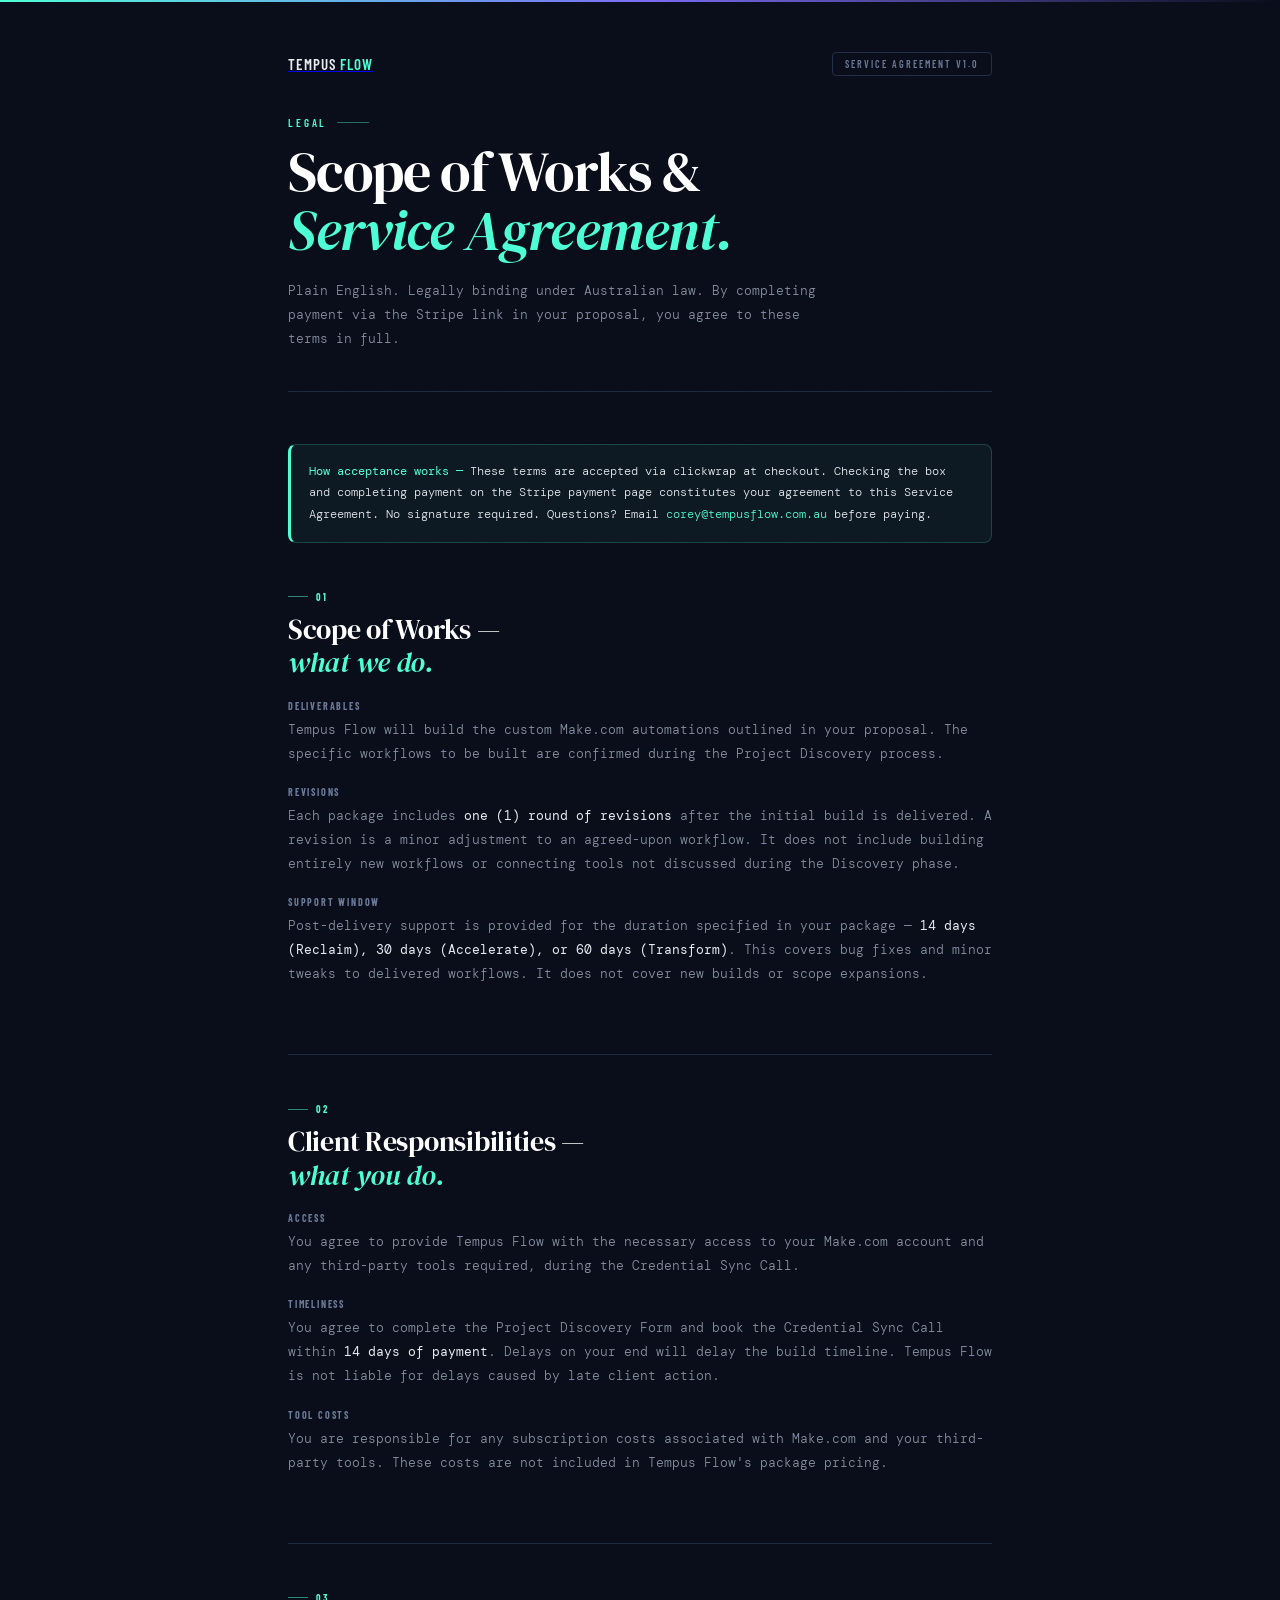
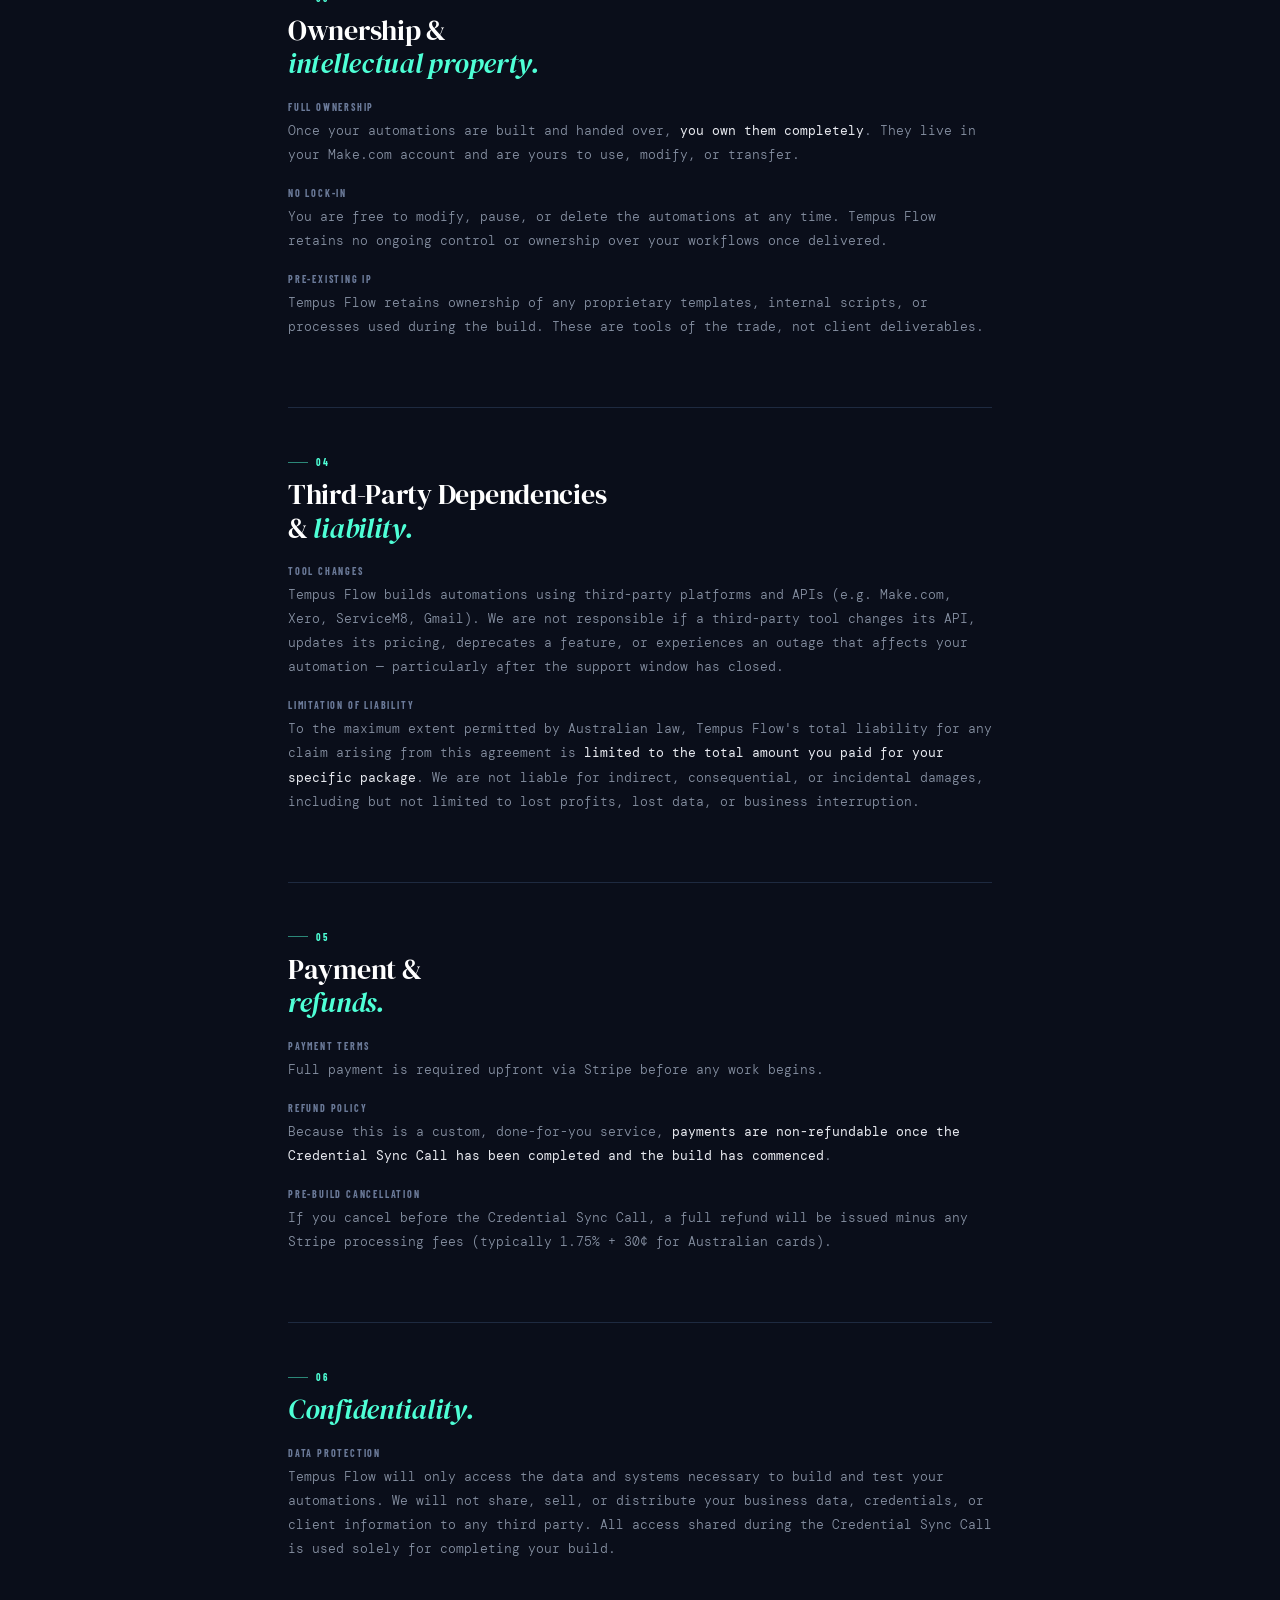
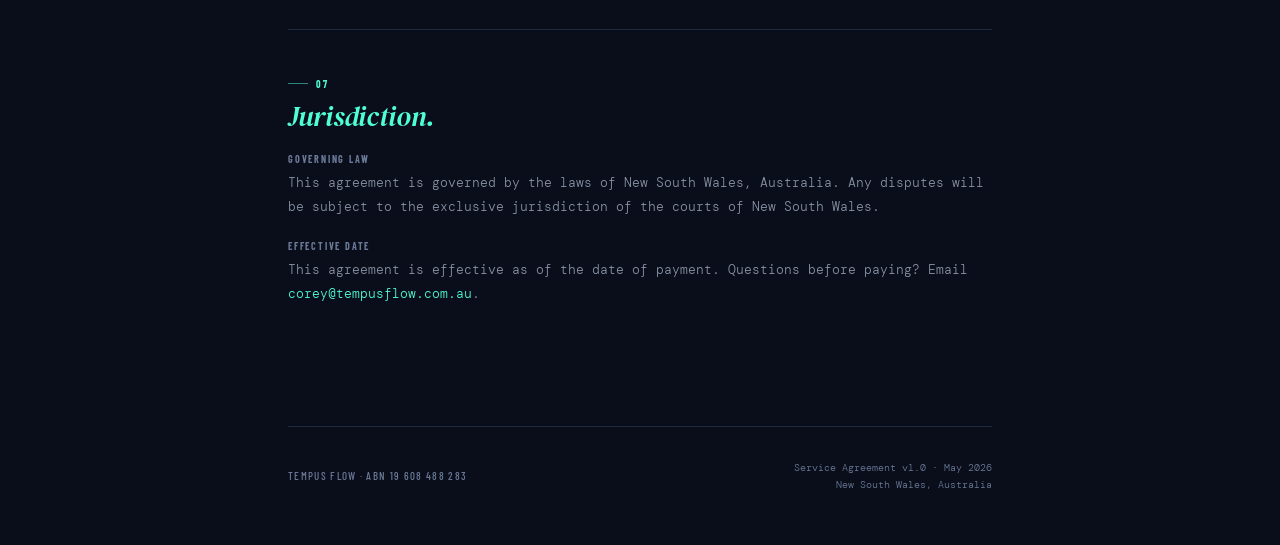
<file: terms.html>
<!DOCTYPE html>
<html lang="en">
<head>
<meta charset="UTF-8">
<meta name="viewport" content="width=device-width, initial-scale=1.0">
<title>Service Agreement — Tempus Flow</title>
<meta name="description" content="Tempus Flow Service Agreement and Scope of Works. Plain-English terms governing all automation packages.">
<link href="https://fonts.googleapis.com/css2?family=DM+Serif+Display:ital@0;1&family=DM+Mono:wght@300;400;500&family=Barlow+Condensed:wght@400;500;600;700&display=swap" rel="stylesheet">
<style>
  :root {
    --midnight: #0A0E1A;
    --teal: #4EFFD6;
    --violet: #7B6EF6;
    --cloud: #E8EAF0;
    --muted: #6B7A99;
    --muted2: #8892A4;
    --card: #111827;
    --card2: #0D1423;
    --border: #1E2A40;
    --border2: #243047;
    --f-head: 'DM Serif Display', serif;
    --f-mono: 'DM Mono', monospace;
    --f-ui: 'Barlow Condensed', sans-serif;
  }

  *, *::before, *::after { margin: 0; padding: 0; box-sizing: border-box; }
  html { scroll-behavior: smooth; }

  body {
    background: var(--midnight);
    color: var(--cloud);
    font-family: var(--f-mono);
    font-weight: 300;
    overflow-x: hidden;
    min-height: 100vh;
  }

  body::after {
    content: '';
    position: fixed;
    inset: 0;
    z-index: 9000;
    pointer-events: none;
    opacity: 0.18;
    background-image: url("data:image/svg+xml,%3Csvg xmlns='http://www.w3.org/2000/svg' width='200' height='200'%3E%3Cfilter id='n'%3E%3CfeTurbulence type='fractalNoise' baseFrequency='.85' numOctaves='4' stitchTiles='stitch'/%3E%3C/filter%3E%3Crect width='200' height='200' filter='url(%23n)' opacity='.05'/%3E%3C/svg%3E");
  }

  .top-bar {
    height: 2px;
    background: linear-gradient(90deg, var(--teal), var(--violet), transparent);
    position: fixed;
    top: 0; left: 0; right: 0;
    z-index: 100;
  }

  .wrap {
    max-width: 760px;
    margin: 0 auto;
    padding: 0 28px;
    position: relative;
    z-index: 1;
  }

  /* ── HEADER ── */
  header {
    padding: 52px 0 40px;
    border-bottom: 1px solid var(--border);
    margin-bottom: 52px;
  }

  .logo-row {
    display: flex;
    align-items: center;
    justify-content: space-between;
    margin-bottom: 40px;
  }

  .logo { display: flex; align-items: center; gap: 10px; }

  .logo-name {
    font-family: var(--f-ui);
    font-size: 15px;
    font-weight: 600;
    letter-spacing: .06em;
    text-transform: uppercase;
    color: var(--cloud);
    text-decoration: none;
  }

  .logo-name em { color: var(--teal); font-style: normal; }

  .doc-tag {
    font-family: var(--f-ui);
    font-size: 10px;
    font-weight: 600;
    letter-spacing: .2em;
    text-transform: uppercase;
    color: var(--muted);
    padding: 5px 12px;
    border: 1px solid var(--border2);
    border-radius: 4px;
  }

  .hero-label {
    font-family: var(--f-ui);
    font-size: 11px;
    font-weight: 600;
    letter-spacing: .26em;
    text-transform: uppercase;
    color: var(--teal);
    margin-bottom: 14px;
    display: flex;
    align-items: center;
    gap: 10px;
  }

  .hero-label::after {
    content: '';
    width: 32px;
    height: 1px;
    background: var(--teal);
    opacity: .4;
  }

  h1 {
    font-family: var(--f-head);
    font-size: clamp(36px, 5.5vw, 56px);
    font-weight: 400;
    line-height: 1.05;
    letter-spacing: -.02em;
    color: #fff;
    margin-bottom: 18px;
  }

  h1 em { color: var(--teal); font-style: italic; }

  .hero-sub {
    font-family: var(--f-mono);
    font-size: 13px;
    font-weight: 300;
    color: var(--muted2);
    line-height: 1.85;
    max-width: 540px;
  }

  /* ── CONTENT ── */
  .section-block {
    margin-bottom: 48px;
    padding-bottom: 48px;
    border-bottom: 1px solid var(--border);
  }

  .section-block:last-of-type {
    border-bottom: none;
  }

  .section-num {
    font-family: var(--f-ui);
    font-size: 10px;
    font-weight: 700;
    letter-spacing: .22em;
    text-transform: uppercase;
    color: var(--teal);
    margin-bottom: 10px;
    display: flex;
    align-items: center;
    gap: 8px;
  }

  .section-num::before {
    content: '';
    width: 20px;
    height: 1px;
    background: var(--teal);
    opacity: .5;
  }

  h2 {
    font-family: var(--f-head);
    font-size: clamp(22px, 3vw, 28px);
    font-weight: 400;
    color: #fff;
    line-height: 1.2;
    margin-bottom: 20px;
    letter-spacing: -.01em;
  }

  h2 em { color: var(--teal); font-style: italic; }

  .clause {
    margin-bottom: 20px;
  }

  .clause-label {
    font-family: var(--f-ui);
    font-size: 10px;
    font-weight: 700;
    letter-spacing: .18em;
    text-transform: uppercase;
    color: var(--muted);
    margin-bottom: 6px;
  }

  .clause-body {
    font-family: var(--f-mono);
    font-size: 13px;
    font-weight: 300;
    color: var(--muted2);
    line-height: 1.85;
  }

  .clause-body strong {
    color: var(--cloud);
    font-weight: 400;
  }

  .clause-body a {
    color: var(--teal);
    text-decoration: none;
  }

  .clause-body a:hover {
    text-decoration: underline;
  }

  /* ── CALLOUT ── */
  .callout {
    display: flex;
    gap: 12px;
    align-items: flex-start;
    padding: 16px 18px;
    background: rgba(78, 255, 214, .05);
    border: 1px solid rgba(78, 255, 214, .2);
    border-left: 3px solid var(--teal);
    border-radius: 8px;
    margin-bottom: 48px;
  }

  .callout-text {
    font-family: var(--f-mono);
    font-size: 12px;
    font-weight: 300;
    color: var(--cloud);
    line-height: 1.8;
  }

  .callout-text strong { color: var(--teal); font-weight: 400; }

  .callout-text a { color: var(--teal); text-decoration: none; }

  /* ── FOOTER ── */
  footer {
    border-top: 1px solid var(--border);
    padding: 32px 0 52px;
    margin-top: 52px;
    display: flex;
    align-items: center;
    justify-content: space-between;
    flex-wrap: wrap;
    gap: 12px;
  }

  .ft-left {
    font-family: var(--f-ui);
    font-size: 11px;
    font-weight: 500;
    letter-spacing: .12em;
    text-transform: uppercase;
    color: var(--muted);
  }

  .ft-right {
    font-family: var(--f-mono);
    font-size: 10px;
    font-weight: 300;
    color: var(--muted);
    text-align: right;
    line-height: 1.7;
  }

  @media (max-width: 560px) {
    .logo-row { flex-direction: column; align-items: flex-start; gap: 16px; }
    footer { flex-direction: column; }
    .ft-right { text-align: left; }
  }
</style>
</head>
<body>

<div class="top-bar"></div>

<div class="wrap">

  <header>
    <div class="logo-row">
      <a href="/" class="logo">
        <div class="logo-name">Tempus <em>Flow</em></div>
      </a>
      <div class="doc-tag">Service Agreement v1.0</div>
    </div>

    <div class="hero-label">Legal</div>
    <h1>Scope of Works &<br><em>Service Agreement.</em></h1>
    <p class="hero-sub">Plain English. Legally binding under Australian law. By completing payment via the Stripe link in your proposal, you agree to these terms in full.</p>
  </header>

  <!-- ACCEPTANCE CALLOUT -->
  <div class="callout">
    <div class="callout-text">
      <strong>How acceptance works —</strong> These terms are accepted via clickwrap at checkout. Checking the box and completing payment on the Stripe payment page constitutes your agreement to this Service Agreement. No signature required. Questions? Email <a href="mailto:corey@tempusflow.com.au">corey@tempusflow.com.au</a> before paying.
    </div>
  </div>

  <!-- 1. SCOPE OF WORKS -->
  <div class="section-block">
    <div class="section-num">01</div>
    <h2>Scope of Works —<br><em>what we do.</em></h2>

    <div class="clause">
      <div class="clause-label">Deliverables</div>
      <div class="clause-body">Tempus Flow will build the custom Make.com automations outlined in your proposal. The specific workflows to be built are confirmed during the Project Discovery process.</div>
    </div>

    <div class="clause">
      <div class="clause-label">Revisions</div>
      <div class="clause-body">Each package includes <strong>one (1) round of revisions</strong> after the initial build is delivered. A revision is a minor adjustment to an agreed-upon workflow. It does not include building entirely new workflows or connecting tools not discussed during the Discovery phase.</div>
    </div>

    <div class="clause">
      <div class="clause-label">Support Window</div>
      <div class="clause-body">Post-delivery support is provided for the duration specified in your package — <strong>14 days (Reclaim), 30 days (Accelerate), or 60 days (Transform)</strong>. This covers bug fixes and minor tweaks to delivered workflows. It does not cover new builds or scope expansions.</div>
    </div>
  </div>

  <!-- 2. CLIENT RESPONSIBILITIES -->
  <div class="section-block">
    <div class="section-num">02</div>
    <h2>Client Responsibilities —<br><em>what you do.</em></h2>

    <div class="clause">
      <div class="clause-label">Access</div>
      <div class="clause-body">You agree to provide Tempus Flow with the necessary access to your Make.com account and any third-party tools required, during the Credential Sync Call.</div>
    </div>

    <div class="clause">
      <div class="clause-label">Timeliness</div>
      <div class="clause-body">You agree to complete the Project Discovery Form and book the Credential Sync Call within <strong>14 days of payment</strong>. Delays on your end will delay the build timeline. Tempus Flow is not liable for delays caused by late client action.</div>
    </div>

    <div class="clause">
      <div class="clause-label">Tool Costs</div>
      <div class="clause-body">You are responsible for any subscription costs associated with Make.com and your third-party tools. These costs are not included in Tempus Flow's package pricing.</div>
    </div>
  </div>

  <!-- 3. OWNERSHIP -->
  <div class="section-block">
    <div class="section-num">03</div>
    <h2>Ownership &<br><em>intellectual property.</em></h2>

    <div class="clause">
      <div class="clause-label">Full Ownership</div>
      <div class="clause-body">Once your automations are built and handed over, <strong>you own them completely</strong>. They live in your Make.com account and are yours to use, modify, or transfer.</div>
    </div>

    <div class="clause">
      <div class="clause-label">No Lock-in</div>
      <div class="clause-body">You are free to modify, pause, or delete the automations at any time. Tempus Flow retains no ongoing control or ownership over your workflows once delivered.</div>
    </div>

    <div class="clause">
      <div class="clause-label">Pre-existing IP</div>
      <div class="clause-body">Tempus Flow retains ownership of any proprietary templates, internal scripts, or processes used during the build. These are tools of the trade, not client deliverables.</div>
    </div>
  </div>

  <!-- 4. LIABILITY -->
  <div class="section-block">
    <div class="section-num">04</div>
    <h2>Third-Party Dependencies<br>&amp; <em>liability.</em></h2>

    <div class="clause">
      <div class="clause-label">Tool Changes</div>
      <div class="clause-body">Tempus Flow builds automations using third-party platforms and APIs (e.g. Make.com, Xero, ServiceM8, Gmail). We are not responsible if a third-party tool changes its API, updates its pricing, deprecates a feature, or experiences an outage that affects your automation — particularly after the support window has closed.</div>
    </div>

    <div class="clause">
      <div class="clause-label">Limitation of Liability</div>
      <div class="clause-body">To the maximum extent permitted by Australian law, Tempus Flow's total liability for any claim arising from this agreement is <strong>limited to the total amount you paid for your specific package</strong>. We are not liable for indirect, consequential, or incidental damages, including but not limited to lost profits, lost data, or business interruption.</div>
    </div>
  </div>

  <!-- 5. PAYMENT -->
  <div class="section-block">
    <div class="section-num">05</div>
    <h2>Payment &<br><em>refunds.</em></h2>

    <div class="clause">
      <div class="clause-label">Payment Terms</div>
      <div class="clause-body">Full payment is required upfront via Stripe before any work begins.</div>
    </div>

    <div class="clause">
      <div class="clause-label">Refund Policy</div>
      <div class="clause-body">Because this is a custom, done-for-you service, <strong>payments are non-refundable once the Credential Sync Call has been completed and the build has commenced</strong>.</div>
    </div>

    <div class="clause">
      <div class="clause-label">Pre-build Cancellation</div>
      <div class="clause-body">If you cancel before the Credential Sync Call, a full refund will be issued minus any Stripe processing fees (typically 1.75% + 30¢ for Australian cards).</div>
    </div>
  </div>

  <!-- 6. CONFIDENTIALITY -->
  <div class="section-block">
    <div class="section-num">06</div>
    <h2><em>Confidentiality.</em></h2>

    <div class="clause">
      <div class="clause-label">Data Protection</div>
      <div class="clause-body">Tempus Flow will only access the data and systems necessary to build and test your automations. We will not share, sell, or distribute your business data, credentials, or client information to any third party. All access shared during the Credential Sync Call is used solely for completing your build.</div>
    </div>
  </div>

  <!-- 7. JURISDICTION -->
  <div class="section-block">
    <div class="section-num">07</div>
    <h2><em>Jurisdiction.</em></h2>

    <div class="clause">
      <div class="clause-label">Governing Law</div>
      <div class="clause-body">This agreement is governed by the laws of New South Wales, Australia. Any disputes will be subject to the exclusive jurisdiction of the courts of New South Wales.</div>
    </div>

    <div class="clause">
      <div class="clause-label">Effective Date</div>
      <div class="clause-body">This agreement is effective as of the date of payment. Questions before paying? Email <a href="mailto:corey@tempusflow.com.au">corey@tempusflow.com.au</a>.</div>
    </div>
  </div>

  <footer>
    <div class="ft-left">Tempus Flow · ABN 19 608 488 283</div>
    <div class="ft-right">Service Agreement v1.0 · May 2026<br>New South Wales, Australia</div>
  </footer>

</div>
</body>
</html>
</file>
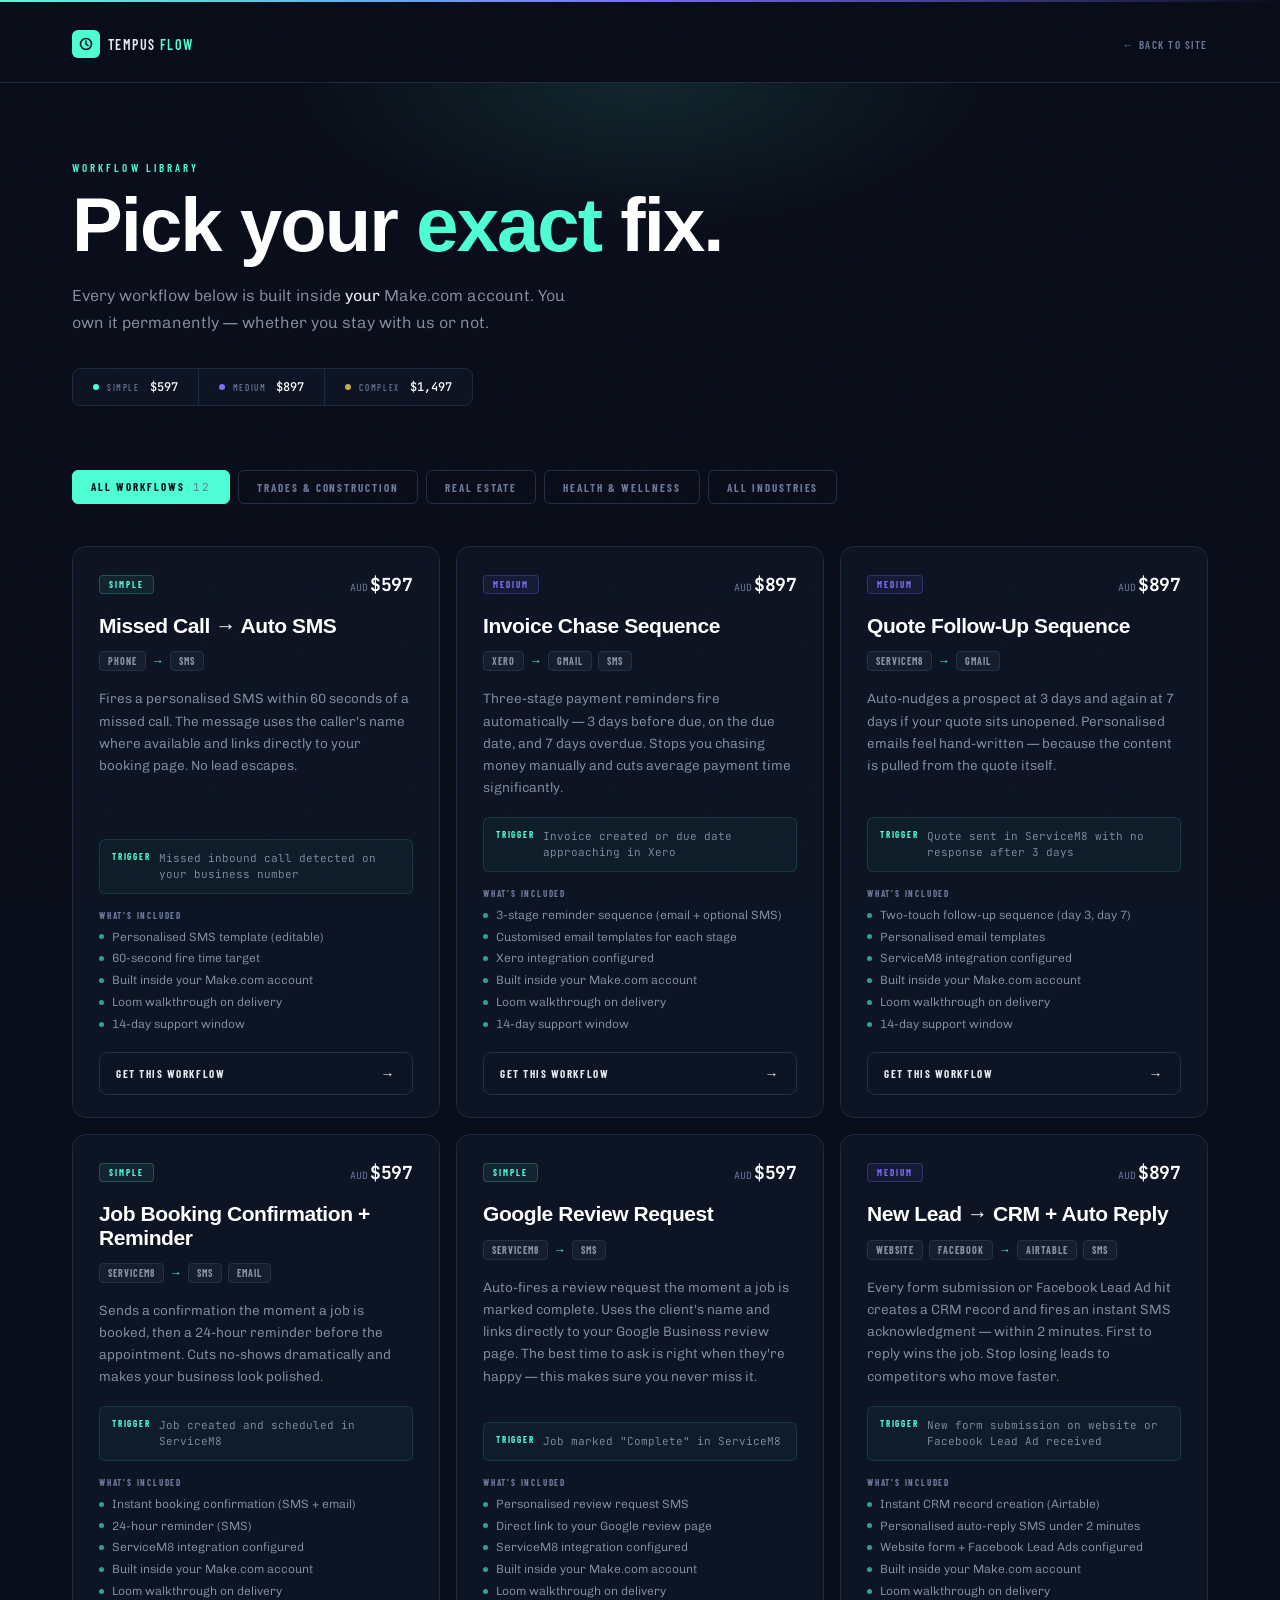
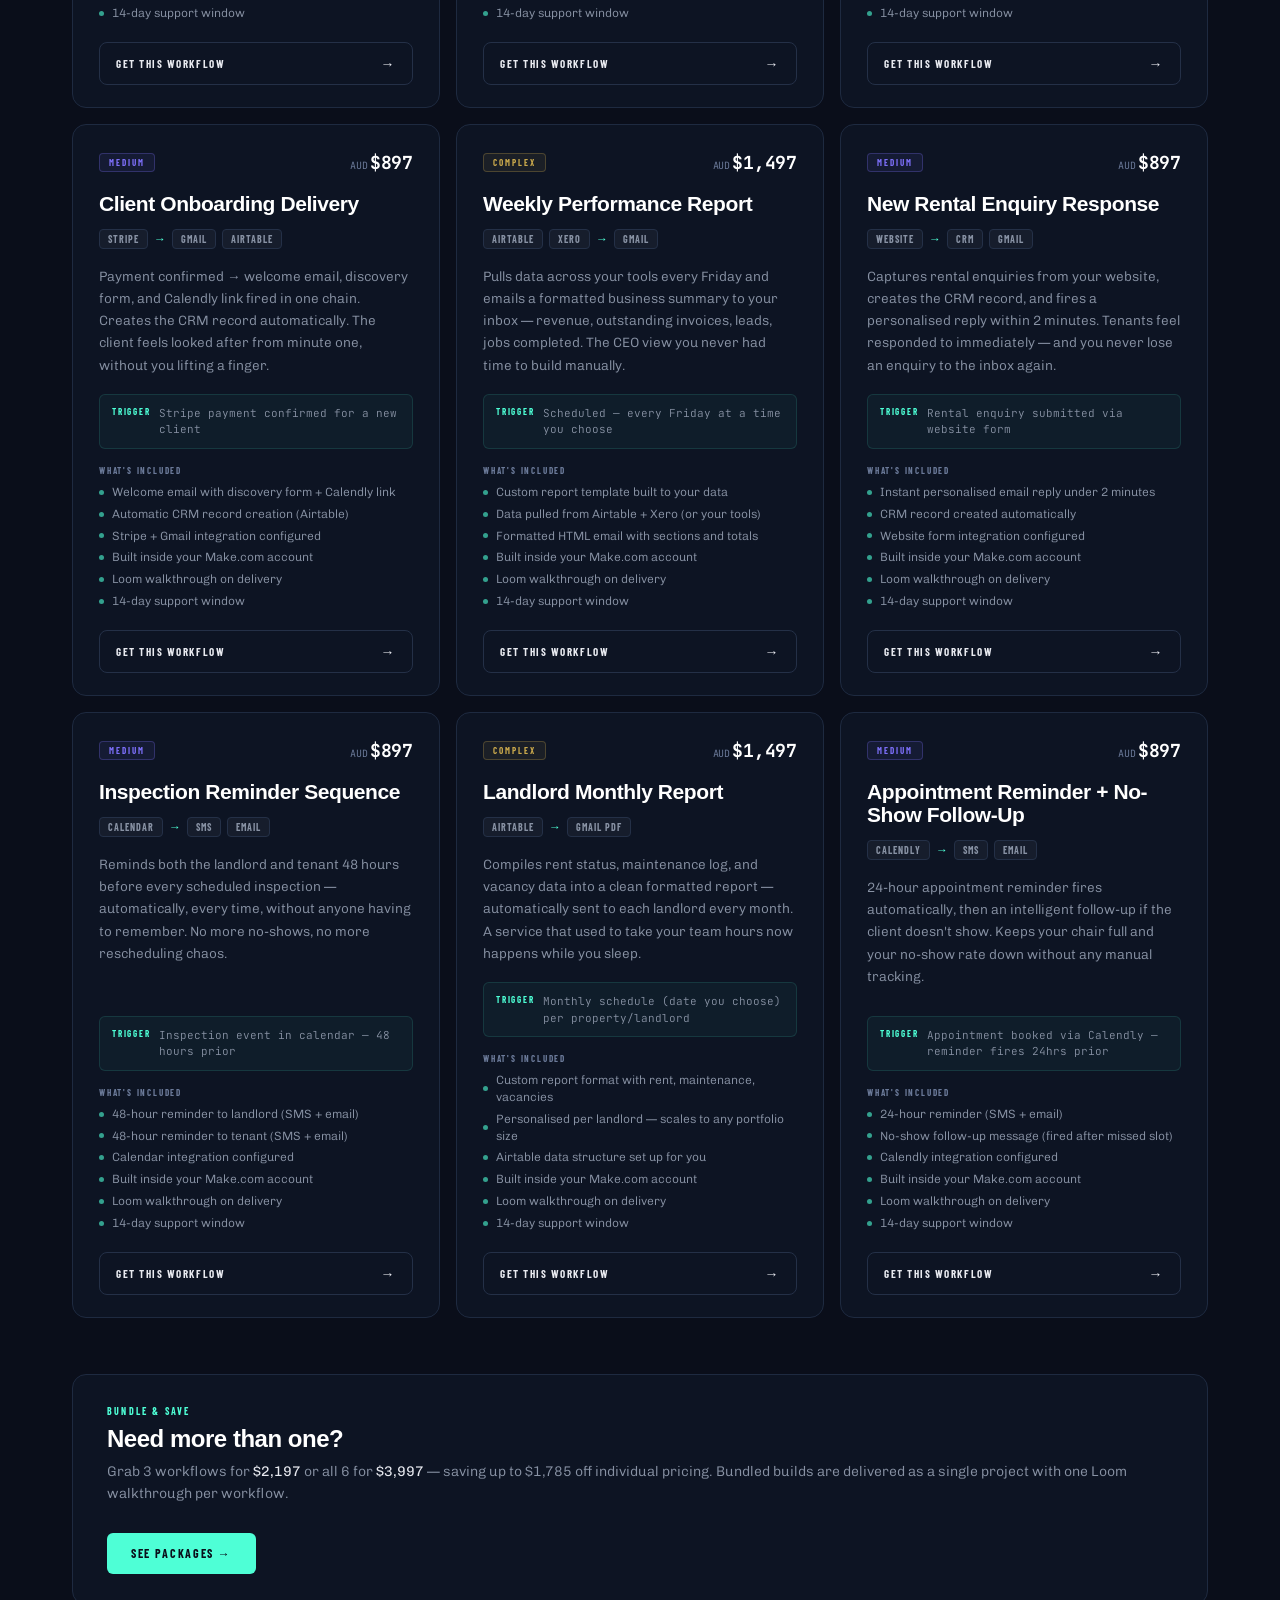
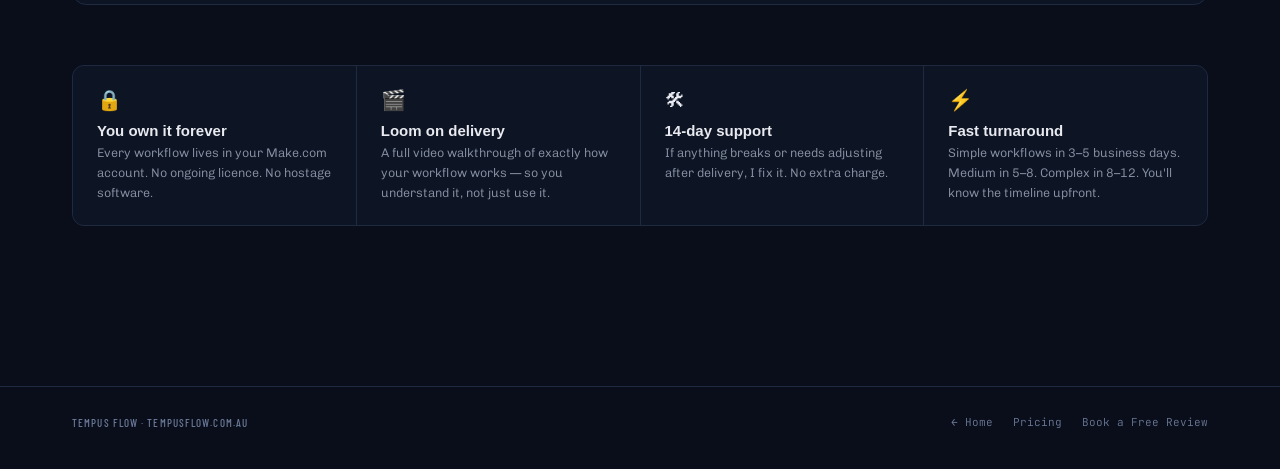
<file: workflows.html>
<!DOCTYPE html>
<html lang="en">
<head>
<meta charset="UTF-8">
<meta name="viewport" content="width=device-width, initial-scale=1.0">
<title>Workflow Library — Tempus Flow</title>
<meta name="description" content="Individual automation workflows built inside your Make.com account. Pick the exact fix for your biggest time drain.">

<link rel="preconnect" href="https://fonts.googleapis.com">
<link rel="preconnect" href="https://fonts.gstatic.com" crossorigin>
<link href="https://fonts.googleapis.com/css2?family=Chivo:ital,wght@0,300;0,400;0,700;1,300&family=Barlow+Condensed:wght@400;500;600;700&family=JetBrains+Mono:wght@300;400;500&display=swap" rel="stylesheet">
<link rel="stylesheet" href="https://api.fontshare.com/v2/css?f[]=clash-display@400,500,600,700&display=swap">

<style>
:root {
  --midnight:  #0A0E1A;
  --midnight2: #060912;
  --teal:      #4EFFD6;
  --teal-dim:  rgba(78,255,214,0.07);
  --violet:    #7B6EF6;
  --gold:      #C9A84C;
  --rose:      #FF6B6B;
  --cloud:     #E8EAF0;
  --muted:     #6B7A99;
  --muted2:    #8892A4;
  --card:      #111827;
  --card2:     #0D1423;
  --border:    #1E2A40;
  --border2:   #243047;

  --f-head: 'Clash Display', sans-serif;
  --f-body: 'Chivo', sans-serif;
  --f-ui:   'Barlow Condensed', sans-serif;
  --f-mono: 'JetBrains Mono', ui-monospace, Menlo, monospace;
}

*, *::before, *::after { margin: 0; padding: 0; box-sizing: border-box; }
html { scroll-behavior: smooth; }

body {
  background: var(--midnight);
  color: var(--cloud);
  font-family: var(--f-body);
  font-weight: 300;
  overflow-x: hidden;
  min-height: 100vh;
}

/* grain */
body::after {
  content: ''; position: fixed; inset: 0; z-index: 9000; pointer-events: none; opacity: 0.22;
  background-image: url("data:image/svg+xml,%3Csvg xmlns='http://www.w3.org/2000/svg' width='200' height='200'%3E%3Cfilter id='n'%3E%3CfeTurbulence type='fractalNoise' baseFrequency='.85' numOctaves='4' stitchTiles='stitch'/%3E%3C/filter%3E%3Crect width='200' height='200' filter='url(%23n)' opacity='.05'/%3E%3C/svg%3E");
}

/* top bar */
.top-bar {
  height: 2px;
  background: linear-gradient(90deg, var(--teal), var(--violet), transparent);
  position: fixed; top: 0; left: 0; right: 0; z-index: 100;
}

::selection { background: var(--teal); color: var(--midnight); }

.container {
  max-width: 1200px;
  margin: 0 auto;
  padding: 0 32px;
}

@media (max-width: 640px) { .container { padding: 0 20px; } }

/* ── HEADER ──────────────────────────────────────── */
.site-header {
  padding: 28px 0 24px;
  border-bottom: 1px solid var(--border);
  margin-bottom: 0;
  position: sticky;
  top: 2px;
  background: rgba(10, 14, 26, 0.92);
  backdrop-filter: blur(12px);
  -webkit-backdrop-filter: blur(12px);
  z-index: 50;
}

.header-inner {
  display: flex;
  align-items: center;
  justify-content: space-between;
  gap: 16px;
}

.logo {
  display: flex;
  align-items: center;
  gap: 8px;
  text-decoration: none;
}

.logo-mark {
  width: 28px; height: 28px;
  background: var(--teal);
  border-radius: 6px;
  display: flex; align-items: center; justify-content: center;
}

.logo-mark svg { width: 14px; height: 14px; }

.logo-name {
  font-family: var(--f-ui);
  font-size: 14px; font-weight: 600;
  letter-spacing: .1em; text-transform: uppercase;
  color: var(--cloud);
}

.logo-name em { color: var(--teal); font-style: normal; }

.back-link {
  display: flex; align-items: center; gap: 6px;
  font-family: var(--f-ui); font-size: 11px; font-weight: 600;
  letter-spacing: .14em; text-transform: uppercase;
  color: var(--muted); text-decoration: none;
  transition: color .15s;
}

.back-link:hover { color: var(--teal); }

/* ── HERO ─────────────────────────────────────────── */
.hero {
  padding: 80px 0 64px;
  position: relative;
  overflow: hidden;
}

.hero-glow {
  position: absolute; top: 0; left: 50%; transform: translateX(-50%);
  width: 700px; height: 350px; pointer-events: none;
  background: radial-gradient(ellipse 70% 60% at 50% 0%, rgba(78,255,214,0.1) 0%, transparent 70%);
}

.eyebrow {
  font-family: var(--f-ui); font-size: 11px; font-weight: 600;
  letter-spacing: .28em; text-transform: uppercase; color: var(--teal);
  margin-bottom: 16px;
}

.hero-title {
  font-family: var(--f-head); font-size: clamp(40px, 6vw, 76px);
  font-weight: 600; line-height: 0.92; letter-spacing: -.025em; color: #fff;
  margin-bottom: 22px;
}

.hero-title em { color: var(--teal); font-style: normal; }

.hero-sub {
  font-family: var(--f-body); font-size: 16px; font-weight: 300;
  color: var(--muted2); line-height: 1.7; max-width: 520px; margin-bottom: 32px;
}

.pricing-bar {
  display: inline-flex; align-items: center; gap: 0;
  background: var(--card2); border: 1px solid var(--border);
  border-radius: 8px; overflow: hidden;
}

.pricing-bar-item {
  padding: 10px 20px;
  font-family: var(--f-mono); font-size: 11px; font-weight: 500;
  display: flex; align-items: center; gap: 8px;
  border-right: 1px solid var(--border);
}

.pricing-bar-item:last-child { border-right: none; }

.pricing-bar-dot {
  width: 6px; height: 6px; border-radius: 50%;
}

/* ── FILTERS ──────────────────────────────────────── */
.filters {
  display: flex; gap: 8px;
  overflow-x: auto; padding-bottom: 2px;
  margin-bottom: 40px;
  scrollbar-width: none;
}

.filters::-webkit-scrollbar { display: none; }

.filter-btn {
  font-family: var(--f-ui); font-size: 11px; font-weight: 700;
  letter-spacing: .18em; text-transform: uppercase;
  padding: 9px 18px; border-radius: 6px; cursor: pointer;
  white-space: nowrap; transition: all .18s ease;
  border: 1px solid var(--border2);
  background: transparent; color: var(--muted);
}

.filter-btn.active {
  background: var(--teal); color: var(--midnight);
  border-color: var(--teal);
}

/* ── GRID ─────────────────────────────────────────── */
.workflows-section { padding: 0 0 100px; }

.grid {
  display: grid;
  grid-template-columns: repeat(auto-fill, minmax(340px, 1fr));
  gap: 16px;
  margin-bottom: 56px;
}

@media (max-width: 720px) { .grid { grid-template-columns: 1fr; } }

.wf-card {
  background: var(--card2);
  border: 1px solid var(--border);
  border-radius: 14px;
  padding: 26px 26px 22px;
  display: flex; flex-direction: column; gap: 0;
  transition: border-color .2s ease, box-shadow .25s ease;
  position: relative;
  overflow: hidden;
}

.wf-card::before {
  content: '';
  position: absolute; top: 0; left: 0; right: 0; height: 2px;
  background: linear-gradient(90deg, transparent, rgba(78,255,214,0), transparent);
  transition: background .3s ease;
}

.wf-card:hover {
  border-color: rgba(78,255,214,0.35);
  box-shadow: 0 0 40px -10px rgba(78,255,214,0.15);
}

.wf-card:hover::before {
  background: linear-gradient(90deg, transparent, rgba(78,255,214,0.5), transparent);
}

.card-top {
  display: flex; align-items: center; justify-content: space-between;
  margin-bottom: 18px;
}

.complexity-tag {
  font-family: var(--f-ui); font-size: 9px; font-weight: 700;
  letter-spacing: .22em; text-transform: uppercase;
  padding: 3px 9px; border-radius: 4px;
}

.price-tag {
  font-family: var(--f-mono); font-size: 18px; font-weight: 700;
  color: #fff; letter-spacing: -.01em;
}

.price-tag span {
  font-size: 10px; color: var(--muted); font-weight: 400; margin-right: 2px;
}

.wf-name {
  font-family: var(--f-head); font-size: 21px; font-weight: 600;
  color: #fff; line-height: 1.1; letter-spacing: -.02em;
  margin-bottom: 14px;
}

/* flow diagram */
.flow-row {
  display: flex; align-items: center; gap: 6px; flex-wrap: wrap;
  margin-bottom: 16px;
}

.tool-pill {
  display: inline-flex; align-items: center;
  font-family: var(--f-ui); font-size: 10px; font-weight: 700;
  letter-spacing: .1em; text-transform: uppercase;
  padding: 3px 8px; border-radius: 4px;
  background: rgba(255,255,255,0.04); border: 1px solid var(--border2);
  color: var(--muted2); white-space: nowrap;
}

.flow-arrow { color: var(--teal); font-size: 12px; flex-shrink: 0; }

/* description */
.wf-desc {
  font-family: var(--f-body); font-size: 13.5px; font-weight: 300;
  color: var(--muted2); line-height: 1.65;
  margin-bottom: 18px; flex-grow: 1;
}

/* trigger */
.wf-trigger {
  display: flex; align-items: flex-start; gap: 8px;
  padding: 10px 12px; border-radius: 6px;
  background: rgba(78,255,214,0.04); border: 1px solid rgba(78,255,214,0.12);
  margin-bottom: 16px;
}

.trigger-label {
  font-family: var(--f-ui); font-size: 9px; font-weight: 700;
  letter-spacing: .2em; text-transform: uppercase; color: var(--teal);
  flex-shrink: 0; margin-top: 1px;
}

.trigger-text {
  font-family: var(--f-mono); font-size: 11px; font-weight: 300;
  color: var(--muted2); line-height: 1.5;
}

/* includes */
.wf-includes {
  margin-bottom: 20px;
}

.includes-label {
  font-family: var(--f-ui); font-size: 9px; font-weight: 700;
  letter-spacing: .2em; text-transform: uppercase;
  color: var(--muted); margin-bottom: 8px;
}

.includes-list {
  list-style: none;
  display: flex; flex-direction: column; gap: 5px;
}

.includes-list li {
  display: flex; align-items: center; gap: 8px;
  font-family: var(--f-body); font-size: 12px; font-weight: 300;
  color: var(--muted2); line-height: 1.4;
}

.includes-list li::before {
  content: '';
  width: 5px; height: 5px; border-radius: 50%;
  background: var(--teal); opacity: .6;
  flex-shrink: 0;
}

/* CTA */
.btn-cta {
  display: flex; align-items: center; justify-content: space-between;
  width: 100%; padding: 12px 16px;
  font-family: var(--f-ui); font-size: 11px; font-weight: 700;
  letter-spacing: .14em; text-transform: uppercase;
  background: transparent; color: var(--cloud);
  border: 1px solid var(--border2); border-radius: 8px;
  cursor: pointer; text-decoration: none;
  transition: border-color .18s, color .18s, background .18s;
}

.btn-cta:hover {
  border-color: var(--teal); color: var(--teal);
  background: rgba(78,255,214,0.05);
}

.btn-cta .arrow { font-size: 14px; transition: transform .18s; }
.btn-cta:hover .arrow { transform: translateX(3px); }

/* hidden */
.wf-card.hidden { display: none; }

/* ── BUNDLE ───────────────────────────────────────── */
.bundle {
  background: var(--card2); border: 1px solid var(--border);
  border-radius: 14px; padding: 30px 34px;
  display: flex; align-items: center; justify-content: space-between;
  gap: 28px; flex-wrap: wrap;
  margin-bottom: 60px;
}

.bundle-eyebrow {
  font-family: var(--f-ui); font-size: 10px; font-weight: 700;
  letter-spacing: .22em; text-transform: uppercase;
  color: var(--teal); margin-bottom: 8px;
}

.bundle-title {
  font-family: var(--f-head); font-size: 24px; font-weight: 600;
  color: #fff; letter-spacing: -.02em; margin-bottom: 8px;
}

.bundle-sub {
  font-family: var(--f-body); font-size: 14px; font-weight: 300;
  color: var(--muted2); line-height: 1.6;
}

.bundle-sub strong { color: var(--cloud); font-weight: 400; }

.btn-primary {
  display: inline-flex; align-items: center; gap: 8px;
  padding: 13px 24px; border-radius: 6px;
  font-family: var(--f-ui); font-size: 12px; font-weight: 700;
  letter-spacing: .14em; text-transform: uppercase;
  background: var(--teal); color: var(--midnight);
  text-decoration: none; white-space: nowrap; flex-shrink: 0;
  transition: opacity .15s, transform .15s;
}

.btn-primary:hover { opacity: .9; transform: translateY(-1px); }

/* ── GUARANTEE ────────────────────────────────────── */
.guarantee {
  display: grid; grid-template-columns: repeat(auto-fit, minmax(200px, 1fr));
  gap: 1px; background: var(--border);
  border: 1px solid var(--border); border-radius: 12px; overflow: hidden;
  margin-bottom: 60px;
}

.guarantee-item {
  padding: 22px 24px;
  background: var(--card2);
}

.guarantee-icon { font-size: 20px; margin-bottom: 10px; }

.guarantee-title {
  font-family: var(--f-head); font-size: 15px; font-weight: 600;
  color: var(--cloud); margin-bottom: 4px;
}

.guarantee-text {
  font-family: var(--f-body); font-size: 12.5px; font-weight: 300;
  color: var(--muted2); line-height: 1.6;
}

/* ── FOOTER ───────────────────────────────────────── */
footer {
  border-top: 1px solid var(--border);
  padding: 28px 0 40px;
  display: flex; align-items: center; justify-content: space-between;
  flex-wrap: wrap; gap: 12px;
}

.ft-left {
  font-family: var(--f-ui); font-size: 11px; font-weight: 500;
  letter-spacing: .1em; text-transform: uppercase; color: var(--muted);
}

.ft-right {
  display: flex; gap: 20px; align-items: center;
}

.ft-link {
  font-family: var(--f-mono); font-size: 11px; font-weight: 300;
  color: var(--muted); text-decoration: none; transition: color .15s;
}

.ft-link:hover { color: var(--teal); }

/* count badge */
.count-badge {
  font-family: var(--f-mono); font-size: 11px; font-weight: 400;
  color: var(--muted); margin-left: 4px;
}
</style>
</head>
<body>

<div class="top-bar"></div>

<!-- HEADER -->
<header class="site-header">
  <div class="container">
    <div class="header-inner">
      <a href="index.html" class="logo">
        <div class="logo-mark">
          <svg viewBox="0 0 14 14" fill="none">
            <circle cx="7" cy="7" r="5.5" stroke="#0A0E1A" stroke-width="1.5"/>
            <path d="M7 4v3l2 1.5" stroke="#0A0E1A" stroke-width="1.5" stroke-linecap="round"/>
          </svg>
        </div>
        <span class="logo-name">Tempus <em>Flow</em></span>
      </a>
      <a href="index.html" class="back-link">
        ← Back to site
      </a>
    </div>
  </div>
</header>

<!-- HERO -->
<section class="hero">
  <div class="hero-glow"></div>
  <div class="container" style="position:relative;">
    <div class="eyebrow">Workflow Library</div>
    <h1 class="hero-title">Pick your <em>exact</em> fix.</h1>
    <p class="hero-sub">
      Every workflow below is built inside <strong style="color:var(--cloud);font-weight:400;">your</strong> Make.com account.
      You own it permanently — whether you stay with us or not.
    </p>
    <div class="pricing-bar">
      <div class="pricing-bar-item">
        <div class="pricing-dot" style="width:6px;height:6px;border-radius:50%;background:var(--teal);flex-shrink:0;"></div>
        <span style="font-family:var(--f-ui);font-size:9px;letter-spacing:.18em;text-transform:uppercase;color:var(--muted);margin-right:2px;">Simple</span>
        <span style="font-family:var(--f-mono);font-size:12px;color:#fff;font-weight:500;">$597</span>
      </div>
      <div class="pricing-bar-item">
        <div class="pricing-dot" style="width:6px;height:6px;border-radius:50%;background:var(--violet);flex-shrink:0;"></div>
        <span style="font-family:var(--f-ui);font-size:9px;letter-spacing:.18em;text-transform:uppercase;color:var(--muted);margin-right:2px;">Medium</span>
        <span style="font-family:var(--f-mono);font-size:12px;color:#fff;font-weight:500;">$897</span>
      </div>
      <div class="pricing-bar-item">
        <div class="pricing-dot" style="width:6px;height:6px;border-radius:50%;background:var(--gold);flex-shrink:0;"></div>
        <span style="font-family:var(--f-ui);font-size:9px;letter-spacing:.18em;text-transform:uppercase;color:var(--muted);margin-right:2px;">Complex</span>
        <span style="font-family:var(--f-mono);font-size:12px;color:#fff;font-weight:500;">$1,497</span>
      </div>
    </div>
  </div>
</section>

<!-- WORKFLOWS -->
<section class="workflows-section">
  <div class="container">

    <!-- FILTERS -->
    <div class="filters" id="filters">
      <button class="filter-btn active" data-filter="all" onclick="setFilter('all')">All Workflows <span class="count-badge" id="count-all"></span></button>
      <button class="filter-btn" data-filter="trades" onclick="setFilter('trades')">Trades &amp; Construction</button>
      <button class="filter-btn" data-filter="realestate" onclick="setFilter('realestate')">Real Estate</button>
      <button class="filter-btn" data-filter="health" onclick="setFilter('health')">Health &amp; Wellness</button>
      <button class="filter-btn" data-filter="all-industries" onclick="setFilter('all-industries')">All Industries</button>
    </div>

    <!-- GRID -->
    <div class="grid" id="workflow-grid">

      <!-- 1 Missed Call → Auto SMS -->
      <div class="wf-card" data-industry="trades">
        <div class="card-top">
          <span class="complexity-tag" style="background:rgba(78,255,214,0.07);border:1px solid rgba(78,255,214,0.22);color:var(--teal);">Simple</span>
          <div class="price-tag"><span>AUD</span>$597</div>
        </div>
        <div class="wf-name">Missed Call → Auto SMS</div>
        <div class="flow-row">
          <span class="tool-pill">Phone</span>
          <span class="flow-arrow">→</span>
          <span class="tool-pill">SMS</span>
        </div>
        <p class="wf-desc">Fires a personalised SMS within 60 seconds of a missed call. The message uses the caller's name where available and links directly to your booking page. No lead escapes.</p>
        <div class="wf-trigger">
          <span class="trigger-label">Trigger</span>
          <span class="trigger-text">Missed inbound call detected on your business number</span>
        </div>
        <div class="wf-includes">
          <div class="includes-label">What's included</div>
          <ul class="includes-list">
            <li>Personalised SMS template (editable)</li>
            <li>60-second fire time target</li>
            <li>Built inside your Make.com account</li>
            <li>Loom walkthrough on delivery</li>
            <li>14-day support window</li>
          </ul>
        </div>
        <a href="index.html#audit" class="btn-cta">Get This Workflow <span class="arrow">→</span></a>
      </div>

      <!-- 2 Invoice Chase Sequence -->
      <div class="wf-card" data-industry="trades">
        <div class="card-top">
          <span class="complexity-tag" style="background:rgba(123,110,246,0.08);border:1px solid rgba(123,110,246,0.28);color:var(--violet);">Medium</span>
          <div class="price-tag"><span>AUD</span>$897</div>
        </div>
        <div class="wf-name">Invoice Chase Sequence</div>
        <div class="flow-row">
          <span class="tool-pill">Xero</span>
          <span class="flow-arrow">→</span>
          <span class="tool-pill">Gmail</span>
          <span class="tool-pill">SMS</span>
        </div>
        <p class="wf-desc">Three-stage payment reminders fire automatically — 3 days before due, on the due date, and 7 days overdue. Stops you chasing money manually and cuts average payment time significantly.</p>
        <div class="wf-trigger">
          <span class="trigger-label">Trigger</span>
          <span class="trigger-text">Invoice created or due date approaching in Xero</span>
        </div>
        <div class="wf-includes">
          <div class="includes-label">What's included</div>
          <ul class="includes-list">
            <li>3-stage reminder sequence (email + optional SMS)</li>
            <li>Customised email templates for each stage</li>
            <li>Xero integration configured</li>
            <li>Built inside your Make.com account</li>
            <li>Loom walkthrough on delivery</li>
            <li>14-day support window</li>
          </ul>
        </div>
        <a href="index.html#audit" class="btn-cta">Get This Workflow <span class="arrow">→</span></a>
      </div>

      <!-- 3 Quote Follow-Up -->
      <div class="wf-card" data-industry="trades">
        <div class="card-top">
          <span class="complexity-tag" style="background:rgba(123,110,246,0.08);border:1px solid rgba(123,110,246,0.28);color:var(--violet);">Medium</span>
          <div class="price-tag"><span>AUD</span>$897</div>
        </div>
        <div class="wf-name">Quote Follow-Up Sequence</div>
        <div class="flow-row">
          <span class="tool-pill">ServiceM8</span>
          <span class="flow-arrow">→</span>
          <span class="tool-pill">Gmail</span>
        </div>
        <p class="wf-desc">Auto-nudges a prospect at 3 days and again at 7 days if your quote sits unopened. Personalised emails feel hand-written — because the content is pulled from the quote itself.</p>
        <div class="wf-trigger">
          <span class="trigger-label">Trigger</span>
          <span class="trigger-text">Quote sent in ServiceM8 with no response after 3 days</span>
        </div>
        <div class="wf-includes">
          <div class="includes-label">What's included</div>
          <ul class="includes-list">
            <li>Two-touch follow-up sequence (day 3, day 7)</li>
            <li>Personalised email templates</li>
            <li>ServiceM8 integration configured</li>
            <li>Built inside your Make.com account</li>
            <li>Loom walkthrough on delivery</li>
            <li>14-day support window</li>
          </ul>
        </div>
        <a href="index.html#audit" class="btn-cta">Get This Workflow <span class="arrow">→</span></a>
      </div>

      <!-- 4 Job Booking Confirmation -->
      <div class="wf-card" data-industry="trades">
        <div class="card-top">
          <span class="complexity-tag" style="background:rgba(78,255,214,0.07);border:1px solid rgba(78,255,214,0.22);color:var(--teal);">Simple</span>
          <div class="price-tag"><span>AUD</span>$597</div>
        </div>
        <div class="wf-name">Job Booking Confirmation + Reminder</div>
        <div class="flow-row">
          <span class="tool-pill">ServiceM8</span>
          <span class="flow-arrow">→</span>
          <span class="tool-pill">SMS</span>
          <span class="tool-pill">Email</span>
        </div>
        <p class="wf-desc">Sends a confirmation the moment a job is booked, then a 24-hour reminder before the appointment. Cuts no-shows dramatically and makes your business look polished.</p>
        <div class="wf-trigger">
          <span class="trigger-label">Trigger</span>
          <span class="trigger-text">Job created and scheduled in ServiceM8</span>
        </div>
        <div class="wf-includes">
          <div class="includes-label">What's included</div>
          <ul class="includes-list">
            <li>Instant booking confirmation (SMS + email)</li>
            <li>24-hour reminder (SMS)</li>
            <li>ServiceM8 integration configured</li>
            <li>Built inside your Make.com account</li>
            <li>Loom walkthrough on delivery</li>
            <li>14-day support window</li>
          </ul>
        </div>
        <a href="index.html#audit" class="btn-cta">Get This Workflow <span class="arrow">→</span></a>
      </div>

      <!-- 5 Google Review Request -->
      <div class="wf-card" data-industry="trades">
        <div class="card-top">
          <span class="complexity-tag" style="background:rgba(78,255,214,0.07);border:1px solid rgba(78,255,214,0.22);color:var(--teal);">Simple</span>
          <div class="price-tag"><span>AUD</span>$597</div>
        </div>
        <div class="wf-name">Google Review Request</div>
        <div class="flow-row">
          <span class="tool-pill">ServiceM8</span>
          <span class="flow-arrow">→</span>
          <span class="tool-pill">SMS</span>
        </div>
        <p class="wf-desc">Auto-fires a review request the moment a job is marked complete. Uses the client's name and links directly to your Google Business review page. The best time to ask is right when they're happy — this makes sure you never miss it.</p>
        <div class="wf-trigger">
          <span class="trigger-label">Trigger</span>
          <span class="trigger-text">Job marked "Complete" in ServiceM8</span>
        </div>
        <div class="wf-includes">
          <div class="includes-label">What's included</div>
          <ul class="includes-list">
            <li>Personalised review request SMS</li>
            <li>Direct link to your Google review page</li>
            <li>ServiceM8 integration configured</li>
            <li>Built inside your Make.com account</li>
            <li>Loom walkthrough on delivery</li>
            <li>14-day support window</li>
          </ul>
        </div>
        <a href="index.html#audit" class="btn-cta">Get This Workflow <span class="arrow">→</span></a>
      </div>

      <!-- 6 New Lead → CRM -->
      <div class="wf-card" data-industry="all-industries">
        <div class="card-top">
          <span class="complexity-tag" style="background:rgba(123,110,246,0.08);border:1px solid rgba(123,110,246,0.28);color:var(--violet);">Medium</span>
          <div class="price-tag"><span>AUD</span>$897</div>
        </div>
        <div class="wf-name">New Lead → CRM + Auto Reply</div>
        <div class="flow-row">
          <span class="tool-pill">Website</span>
          <span class="tool-pill">Facebook</span>
          <span class="flow-arrow">→</span>
          <span class="tool-pill">Airtable</span>
          <span class="tool-pill">SMS</span>
        </div>
        <p class="wf-desc">Every form submission or Facebook Lead Ad hit creates a CRM record and fires an instant SMS acknowledgment — within 2 minutes. First to reply wins the job. Stop losing leads to competitors who move faster.</p>
        <div class="wf-trigger">
          <span class="trigger-label">Trigger</span>
          <span class="trigger-text">New form submission on website or Facebook Lead Ad received</span>
        </div>
        <div class="wf-includes">
          <div class="includes-label">What's included</div>
          <ul class="includes-list">
            <li>Instant CRM record creation (Airtable)</li>
            <li>Personalised auto-reply SMS under 2 minutes</li>
            <li>Website form + Facebook Lead Ads configured</li>
            <li>Built inside your Make.com account</li>
            <li>Loom walkthrough on delivery</li>
            <li>14-day support window</li>
          </ul>
        </div>
        <a href="index.html#audit" class="btn-cta">Get This Workflow <span class="arrow">→</span></a>
      </div>

      <!-- 7 Client Onboarding -->
      <div class="wf-card" data-industry="all-industries">
        <div class="card-top">
          <span class="complexity-tag" style="background:rgba(123,110,246,0.08);border:1px solid rgba(123,110,246,0.28);color:var(--violet);">Medium</span>
          <div class="price-tag"><span>AUD</span>$897</div>
        </div>
        <div class="wf-name">Client Onboarding Delivery</div>
        <div class="flow-row">
          <span class="tool-pill">Stripe</span>
          <span class="flow-arrow">→</span>
          <span class="tool-pill">Gmail</span>
          <span class="tool-pill">Airtable</span>
        </div>
        <p class="wf-desc">Payment confirmed → welcome email, discovery form, and Calendly link fired in one chain. Creates the CRM record automatically. The client feels looked after from minute one, without you lifting a finger.</p>
        <div class="wf-trigger">
          <span class="trigger-label">Trigger</span>
          <span class="trigger-text">Stripe payment confirmed for a new client</span>
        </div>
        <div class="wf-includes">
          <div class="includes-label">What's included</div>
          <ul class="includes-list">
            <li>Welcome email with discovery form + Calendly link</li>
            <li>Automatic CRM record creation (Airtable)</li>
            <li>Stripe + Gmail integration configured</li>
            <li>Built inside your Make.com account</li>
            <li>Loom walkthrough on delivery</li>
            <li>14-day support window</li>
          </ul>
        </div>
        <a href="index.html#audit" class="btn-cta">Get This Workflow <span class="arrow">→</span></a>
      </div>

      <!-- 8 Weekly Performance Report -->
      <div class="wf-card" data-industry="all-industries">
        <div class="card-top">
          <span class="complexity-tag" style="background:rgba(201,168,76,0.08);border:1px solid rgba(201,168,76,0.28);color:var(--gold);">Complex</span>
          <div class="price-tag"><span>AUD</span>$1,497</div>
        </div>
        <div class="wf-name">Weekly Performance Report</div>
        <div class="flow-row">
          <span class="tool-pill">Airtable</span>
          <span class="tool-pill">Xero</span>
          <span class="flow-arrow">→</span>
          <span class="tool-pill">Gmail</span>
        </div>
        <p class="wf-desc">Pulls data across your tools every Friday and emails a formatted business summary to your inbox — revenue, outstanding invoices, leads, jobs completed. The CEO view you never had time to build manually.</p>
        <div class="wf-trigger">
          <span class="trigger-label">Trigger</span>
          <span class="trigger-text">Scheduled — every Friday at a time you choose</span>
        </div>
        <div class="wf-includes">
          <div class="includes-label">What's included</div>
          <ul class="includes-list">
            <li>Custom report template built to your data</li>
            <li>Data pulled from Airtable + Xero (or your tools)</li>
            <li>Formatted HTML email with sections and totals</li>
            <li>Built inside your Make.com account</li>
            <li>Loom walkthrough on delivery</li>
            <li>14-day support window</li>
          </ul>
        </div>
        <a href="index.html#audit" class="btn-cta">Get This Workflow <span class="arrow">→</span></a>
      </div>

      <!-- 9 New Rental Enquiry -->
      <div class="wf-card" data-industry="realestate">
        <div class="card-top">
          <span class="complexity-tag" style="background:rgba(123,110,246,0.08);border:1px solid rgba(123,110,246,0.28);color:var(--violet);">Medium</span>
          <div class="price-tag"><span>AUD</span>$897</div>
        </div>
        <div class="wf-name">New Rental Enquiry Response</div>
        <div class="flow-row">
          <span class="tool-pill">Website</span>
          <span class="flow-arrow">→</span>
          <span class="tool-pill">CRM</span>
          <span class="tool-pill">Gmail</span>
        </div>
        <p class="wf-desc">Captures rental enquiries from your website, creates the CRM record, and fires a personalised reply within 2 minutes. Tenants feel responded to immediately — and you never lose an enquiry to the inbox again.</p>
        <div class="wf-trigger">
          <span class="trigger-label">Trigger</span>
          <span class="trigger-text">Rental enquiry submitted via website form</span>
        </div>
        <div class="wf-includes">
          <div class="includes-label">What's included</div>
          <ul class="includes-list">
            <li>Instant personalised email reply under 2 minutes</li>
            <li>CRM record created automatically</li>
            <li>Website form integration configured</li>
            <li>Built inside your Make.com account</li>
            <li>Loom walkthrough on delivery</li>
            <li>14-day support window</li>
          </ul>
        </div>
        <a href="index.html#audit" class="btn-cta">Get This Workflow <span class="arrow">→</span></a>
      </div>

      <!-- 10 Inspection Reminder -->
      <div class="wf-card" data-industry="realestate">
        <div class="card-top">
          <span class="complexity-tag" style="background:rgba(123,110,246,0.08);border:1px solid rgba(123,110,246,0.28);color:var(--violet);">Medium</span>
          <div class="price-tag"><span>AUD</span>$897</div>
        </div>
        <div class="wf-name">Inspection Reminder Sequence</div>
        <div class="flow-row">
          <span class="tool-pill">Calendar</span>
          <span class="flow-arrow">→</span>
          <span class="tool-pill">SMS</span>
          <span class="tool-pill">Email</span>
        </div>
        <p class="wf-desc">Reminds both the landlord and tenant 48 hours before every scheduled inspection — automatically, every time, without anyone having to remember. No more no-shows, no more rescheduling chaos.</p>
        <div class="wf-trigger">
          <span class="trigger-label">Trigger</span>
          <span class="trigger-text">Inspection event in calendar — 48 hours prior</span>
        </div>
        <div class="wf-includes">
          <div class="includes-label">What's included</div>
          <ul class="includes-list">
            <li>48-hour reminder to landlord (SMS + email)</li>
            <li>48-hour reminder to tenant (SMS + email)</li>
            <li>Calendar integration configured</li>
            <li>Built inside your Make.com account</li>
            <li>Loom walkthrough on delivery</li>
            <li>14-day support window</li>
          </ul>
        </div>
        <a href="index.html#audit" class="btn-cta">Get This Workflow <span class="arrow">→</span></a>
      </div>

      <!-- 11 Landlord Monthly Report -->
      <div class="wf-card" data-industry="realestate">
        <div class="card-top">
          <span class="complexity-tag" style="background:rgba(201,168,76,0.08);border:1px solid rgba(201,168,76,0.28);color:var(--gold);">Complex</span>
          <div class="price-tag"><span>AUD</span>$1,497</div>
        </div>
        <div class="wf-name">Landlord Monthly Report</div>
        <div class="flow-row">
          <span class="tool-pill">Airtable</span>
          <span class="flow-arrow">→</span>
          <span class="tool-pill">Gmail PDF</span>
        </div>
        <p class="wf-desc">Compiles rent status, maintenance log, and vacancy data into a clean formatted report — automatically sent to each landlord every month. A service that used to take your team hours now happens while you sleep.</p>
        <div class="wf-trigger">
          <span class="trigger-label">Trigger</span>
          <span class="trigger-text">Monthly schedule (date you choose) per property/landlord</span>
        </div>
        <div class="wf-includes">
          <div class="includes-label">What's included</div>
          <ul class="includes-list">
            <li>Custom report format with rent, maintenance, vacancies</li>
            <li>Personalised per landlord — scales to any portfolio size</li>
            <li>Airtable data structure set up for you</li>
            <li>Built inside your Make.com account</li>
            <li>Loom walkthrough on delivery</li>
            <li>14-day support window</li>
          </ul>
        </div>
        <a href="index.html#audit" class="btn-cta">Get This Workflow <span class="arrow">→</span></a>
      </div>

      <!-- 12 Appointment Reminder -->
      <div class="wf-card" data-industry="health">
        <div class="card-top">
          <span class="complexity-tag" style="background:rgba(123,110,246,0.08);border:1px solid rgba(123,110,246,0.28);color:var(--violet);">Medium</span>
          <div class="price-tag"><span>AUD</span>$897</div>
        </div>
        <div class="wf-name">Appointment Reminder + No-Show Follow-Up</div>
        <div class="flow-row">
          <span class="tool-pill">Calendly</span>
          <span class="flow-arrow">→</span>
          <span class="tool-pill">SMS</span>
          <span class="tool-pill">Email</span>
        </div>
        <p class="wf-desc">24-hour appointment reminder fires automatically, then an intelligent follow-up if the client doesn't show. Keeps your chair full and your no-show rate down without any manual tracking.</p>
        <div class="wf-trigger">
          <span class="trigger-label">Trigger</span>
          <span class="trigger-text">Appointment booked via Calendly — reminder fires 24hrs prior</span>
        </div>
        <div class="wf-includes">
          <div class="includes-label">What's included</div>
          <ul class="includes-list">
            <li>24-hour reminder (SMS + email)</li>
            <li>No-show follow-up message (fired after missed slot)</li>
            <li>Calendly integration configured</li>
            <li>Built inside your Make.com account</li>
            <li>Loom walkthrough on delivery</li>
            <li>14-day support window</li>
          </ul>
        </div>
        <a href="index.html#audit" class="btn-cta">Get This Workflow <span class="arrow">→</span></a>
      </div>

    </div><!-- /grid -->

    <!-- BUNDLE -->
    <div class="bundle">
      <div>
        <div class="bundle-eyebrow">Bundle &amp; Save</div>
        <div class="bundle-title">Need more than one?</div>
        <p class="bundle-sub">
          Grab 3 workflows for <strong>$2,197</strong> or all 6 for <strong>$3,997</strong> — saving up to $1,785 off individual pricing.
          Bundled builds are delivered as a single project with one Loom walkthrough per workflow.
        </p>
      </div>
      <a href="index.html#pricing" class="btn-primary">See Packages →</a>
    </div>

    <!-- GUARANTEE STRIP -->
    <div class="guarantee">
      <div class="guarantee-item">
        <div class="guarantee-icon">🔒</div>
        <div class="guarantee-title">You own it forever</div>
        <p class="guarantee-text">Every workflow lives in your Make.com account. No ongoing licence. No hostage software.</p>
      </div>
      <div class="guarantee-item">
        <div class="guarantee-icon">🎬</div>
        <div class="guarantee-title">Loom on delivery</div>
        <p class="guarantee-text">A full video walkthrough of exactly how your workflow works — so you understand it, not just use it.</p>
      </div>
      <div class="guarantee-item">
        <div class="guarantee-icon">🛠</div>
        <div class="guarantee-title">14-day support</div>
        <p class="guarantee-text">If anything breaks or needs adjusting after delivery, I fix it. No extra charge.</p>
      </div>
      <div class="guarantee-item">
        <div class="guarantee-icon">⚡</div>
        <div class="guarantee-title">Fast turnaround</div>
        <p class="guarantee-text">Simple workflows in 3–5 business days. Medium in 5–8. Complex in 8–12. You'll know the timeline upfront.</p>
      </div>
    </div>

  </div>
</section>

<footer>
  <div class="container" style="display:flex;align-items:center;justify-content:space-between;flex-wrap:wrap;gap:12px;width:100%;">
    <div class="ft-left">Tempus Flow · tempusflow.com.au</div>
    <div class="ft-right">
      <a href="index.html" class="ft-link">← Home</a>
      <a href="index.html#pricing" class="ft-link">Pricing</a>
      <a href="index.html#audit" class="ft-link">Book a Free Review</a>
    </div>
  </div>
</footer>

<script>
  const FILTER_MAP = {
    'all': null,
    'trades': 'trades',
    'realestate': 'realestate',
    'health': 'health',
    'all-industries': 'all-industries',
  };

  function setFilter(key) {
    // Update button states
    document.querySelectorAll('.filter-btn').forEach(btn => {
      btn.classList.toggle('active', btn.dataset.filter === key);
    });

    // Show/hide cards
    const cards = document.querySelectorAll('.wf-card');
    cards.forEach(card => {
      const industry = card.dataset.industry;
      let visible = false;

      if (key === 'all') {
        visible = true;
      } else if (key === 'all-industries') {
        visible = industry === 'all-industries';
      } else {
        visible = industry === key || industry === 'all-industries';
      }

      card.classList.toggle('hidden', !visible);
    });
  }

  // Init count
  const total = document.querySelectorAll('.wf-card').length;
  document.getElementById('count-all').textContent = total;
</script>
</body>
</html>
</file>
